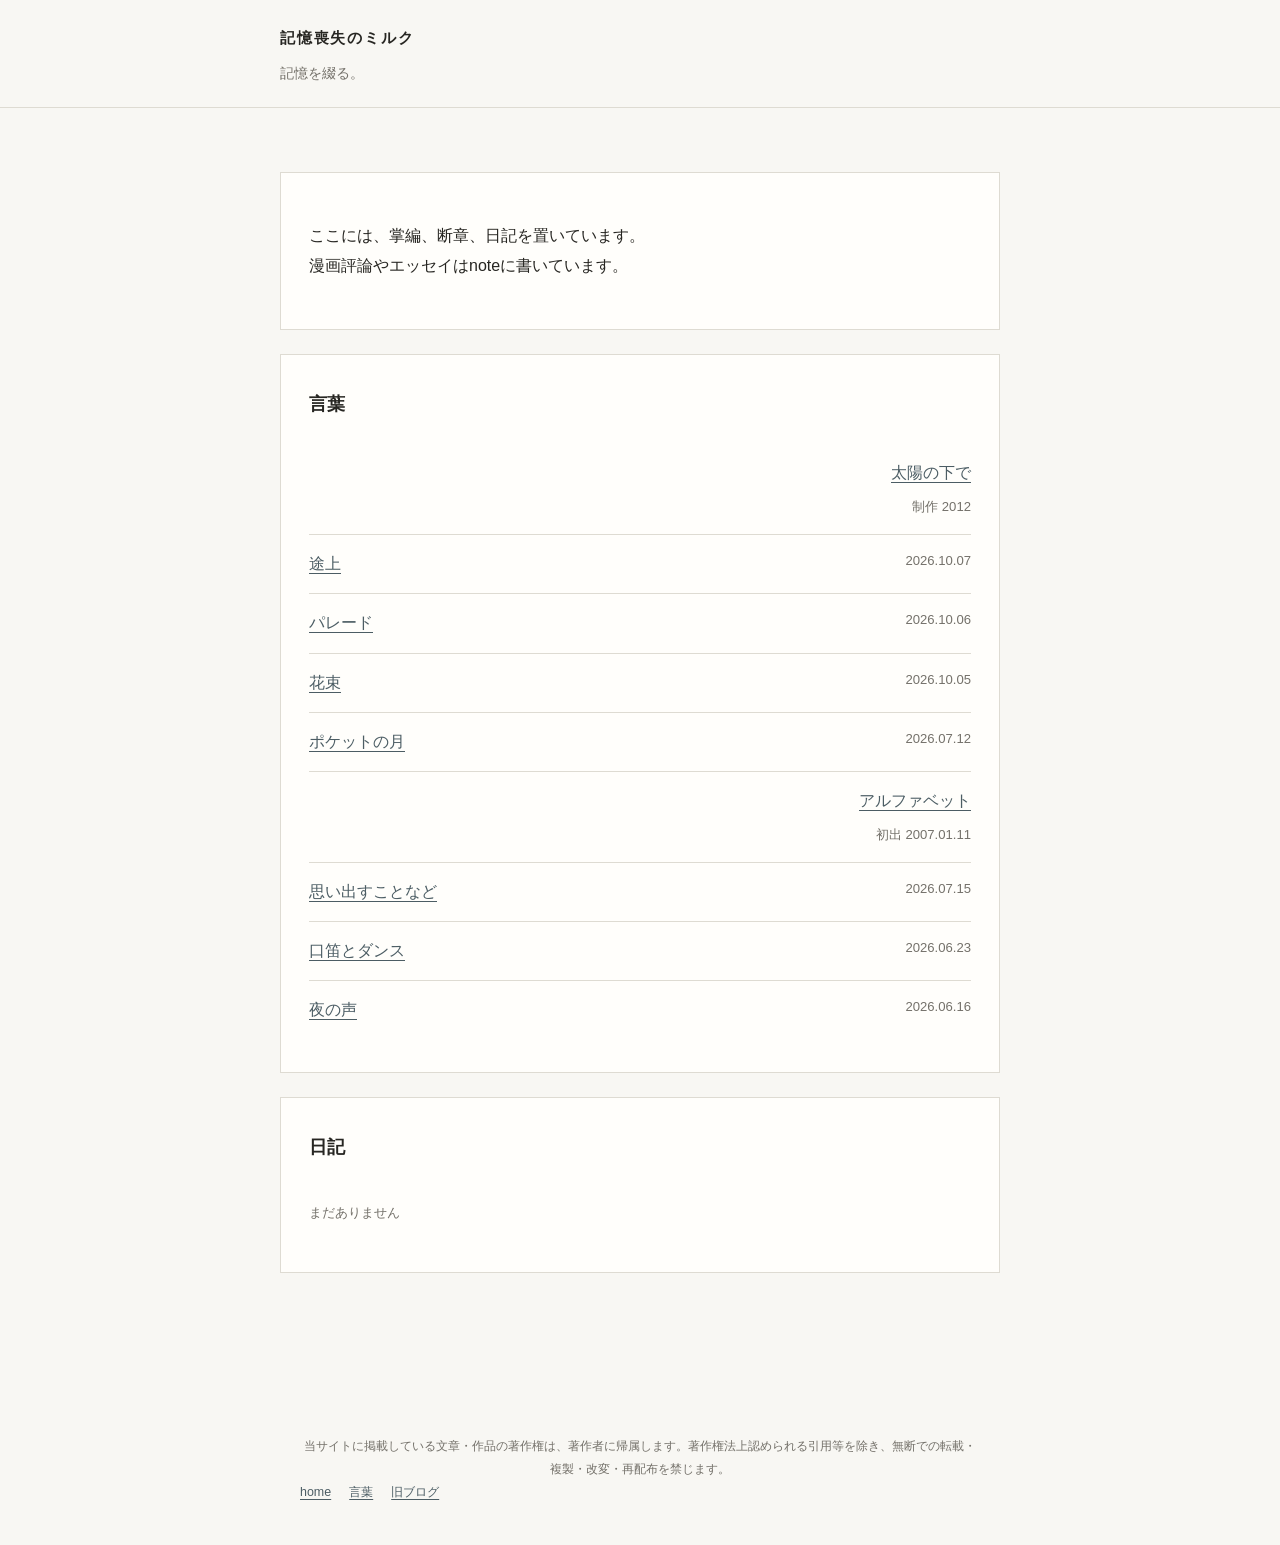
<file: index.html>
<!doctype html>

<html lang="ja">
<head>
  <meta charset="utf-8">
  <meta name="viewport" content="width=device-width, initial-scale=1">
  <title>記憶喪失のミルク</title>
  <meta name="description" content="記憶を綴る。掌編、断章、日記。">
  <link rel="stylesheet" href="assets/style.css">
</head>

<body>
  <header class="site-header">
    <h1><a href="index.html">記憶喪失のミルク</a></h1>
    <p>記憶を綴る。</p>
  </header>

  <main>
    <section class="intro">
      <p>
        ここには、掌編、断章、日記を置いています。<br>
        漫画評論やエッセイはnoteに書いています。
      </p>
    </section>

    <section id="words">
      <h2>言葉</h2>
      <ul class="post-list">
        <li class="old-work">
  <a href="words/underthesun.html">太陽の下で</a>
  <span class="first-published">制作 2012</span>
        </li>
        <li>
      <a href="words/tojo.html">途上</a>
      <span class="date">2026.10.07</span>
        </li>
        <li>
  <a href="words/parade.html">パレード</a>
  <span class="date">2026.10.06</span>
        </li>
        <li>
          <a href="words/hanataba.html">花束</a>
          <span class="date">2026.10.05</span>
        </li>
        <li>
          <a href="words/pocket-no-tsuki.html">ポケットの月</a>
          <span>2026.07.12</span>
        </li>

        <li class="old-work">
          <a href="words/alphabet.html">アルファベット</a>
          <span class="first-published">初出 2007.01.11</span>
        </li>

        <li>
          <a href="words/omoidasu-koto-nado.html">思い出すことなど</a>
          <span>2026.07.15</span>
        </li>

        <li>
          <a href="words/kuchibue-to-dance.html">口笛とダンス</a>
          <span>2026.06.23</span>
        </li>

        <li>
          <a href="words/yoru-no-koe.html">夜の声</a>
          <span>2026.06.16</span>
        </li>
      </ul>
    </section>

    <section>
      <h2>日記</h2>
      <ul class="post-list">
        <li>
          <span>まだありません</span>
        </li>
      </ul>
    </section>
  </main>

  <footer>
    <p class="copyright-notice">
      当サイトに掲載している文章・作品の著作権は、著作者に帰属します。著作権法上認められる引用等を除き、無断での転載・複製・改変・再配布を禁じます。
    </p>

    <nav>
      <a href="index.html">home</a>
      <a href="index.html#words">言葉</a>
      <a href="https://gugu911.seesaa.net/">旧ブログ</a>
    </nav>
  </footer>

</body>
</html>
</file>
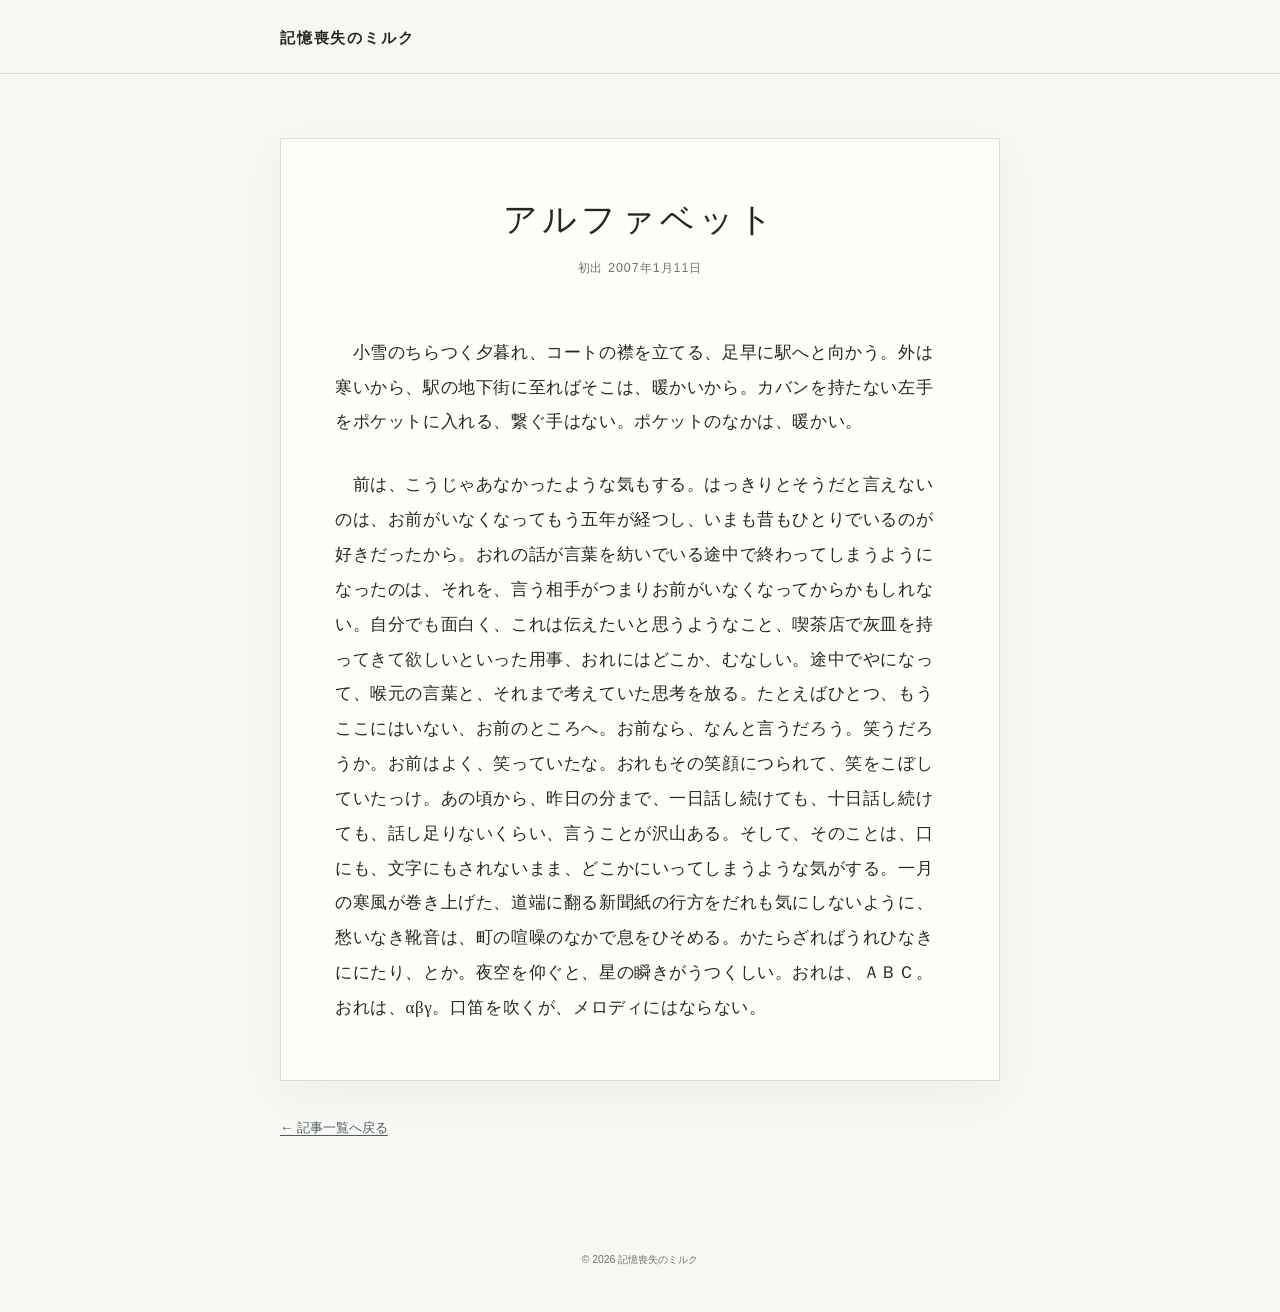
<file: words/alphabet.html>
<!doctype html>
<html lang="ja">

<head>
  <meta charset="utf-8">
  <meta name="viewport" content="width=device-width, initial-scale=1">

  <title>アルファベット｜記憶喪失のミルク</title>

  <meta
    name="description"
    content="小雪のちらつく夕暮れ、駅へ向かう男が、もういない相手へ語りかける散文。"
  >

  <link rel="stylesheet" href="../assets/style.css">
</head>

<body>

  <header class="site-header">
    <div class="site-header__inner">
      <p class="site-title">
        <a href="../index.html">記憶喪失のミルク</a>
      </p>
    </div>
  </header>

  <main>

    <article>

      <header class="article-header">
        <h1>アルファベット</h1>

        <p class="article-meta">
          <time datetime="2007-01-11">初出 2007年1月11日</time>
        </p>
      </header>

      <div class="article-body">

        <p>　小雪のちらつく夕暮れ、コートの襟を立てる、足早に駅へと向かう。外は寒いから、駅の地下街に至ればそこは、暖かいから。カバンを持たない左手をポケットに入れる、繋ぐ手はない。ポケットのなかは、暖かい。</p>

        <p>　前は、こうじゃあなかったような気もする。はっきりとそうだと言えないのは、お前がいなくなってもう五年が経つし、いまも昔もひとりでいるのが好きだったから。おれの話が言葉を紡いでいる途中で終わってしまうようになったのは、それを、言う相手がつまりお前がいなくなってからかもしれない。自分でも面白く、これは伝えたいと思うようなこと、喫茶店で灰皿を持ってきて欲しいといった用事、おれにはどこか、むなしい。途中でやになって、喉元の言葉と、それまで考えていた思考を放る。たとえばひとつ、もうここにはいない、お前のところへ。お前なら、なんと言うだろう。笑うだろうか。お前はよく、笑っていたな。おれもその笑顔につられて、笑をこぼしていたっけ。あの頃から、昨日の分まで、一日話し続けても、十日話し続けても、話し足りないくらい、言うことが沢山ある。そして、そのことは、口にも、文字にもされないまま、どこかにいってしまうような気がする。一月の寒風が巻き上げた、道端に翻る新聞紙の行方をだれも気にしないように、愁いなき靴音は、町の喧噪のなかで息をひそめる。かたらざればうれひなきににたり、とか。夜空を仰ぐと、星の瞬きがうつくしい。おれは、ＡＢＣ。おれは、αβγ。口笛を吹くが、メロディにはならない。</p>

      </div>

    </article>

    <nav class="article-nav" aria-label="ページナビゲーション">
      <a href="../index.html#words">← 記事一覧へ戻る</a>
    </nav>

  </main>

  <footer class="site-footer">
    <small>&copy; 2026 記憶喪失のミルク</small>
  </footer>

</body>
</html>
</file>
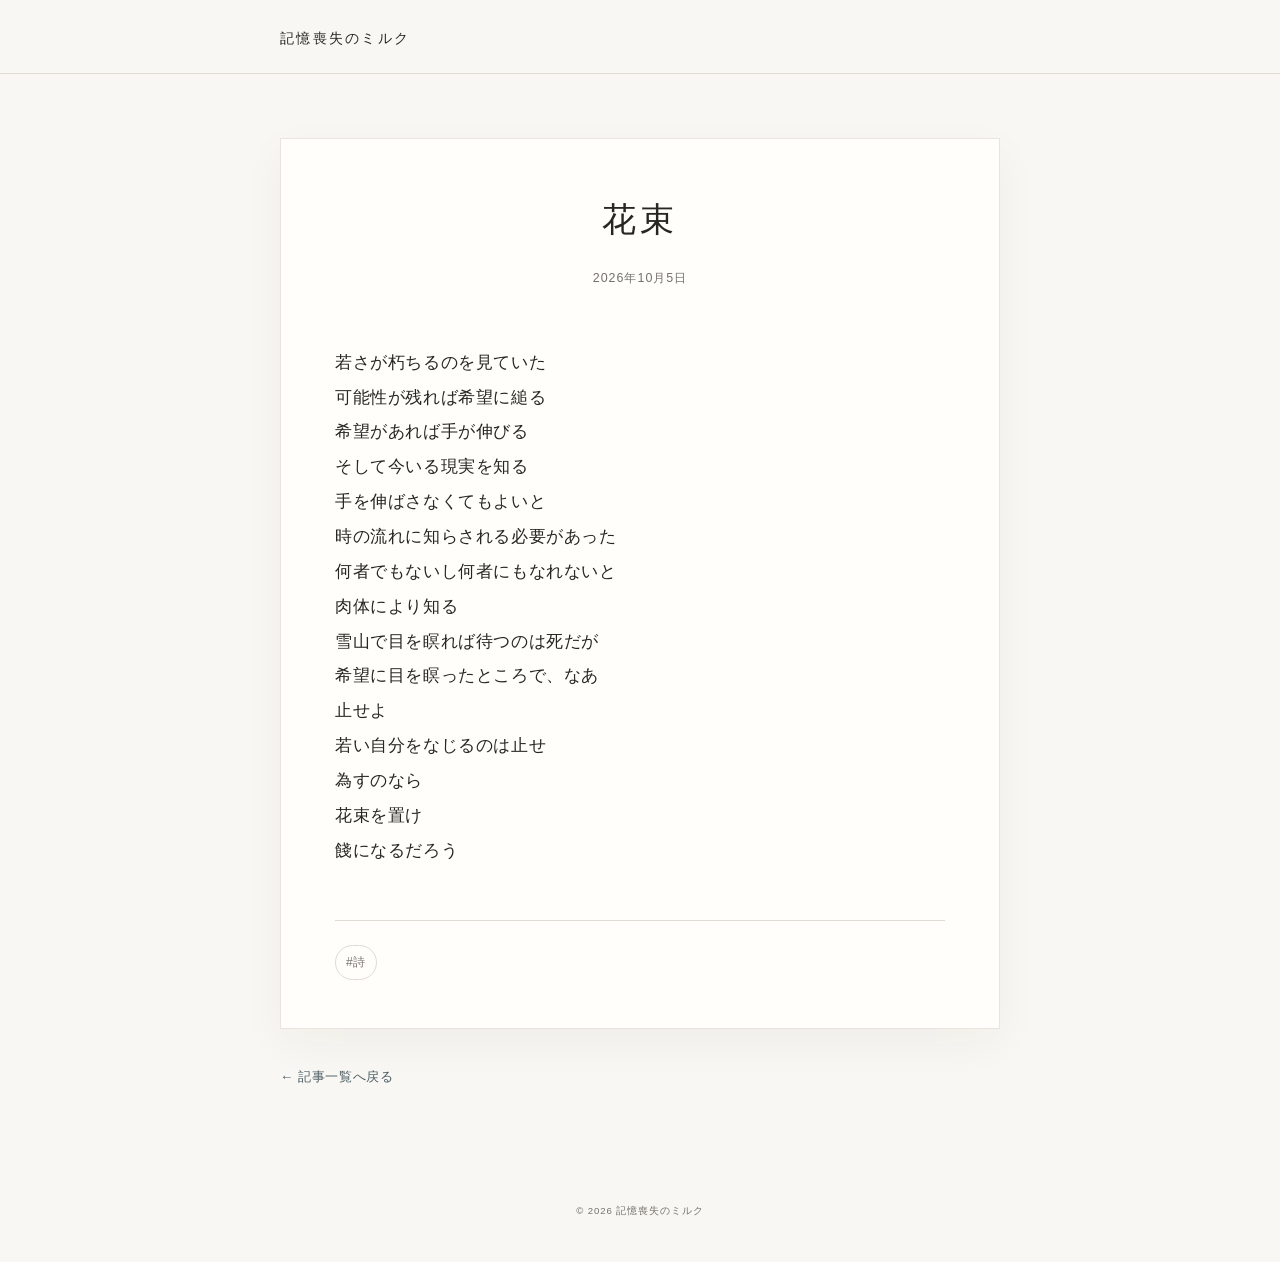
<file: words/hanataba.html>
<!DOCTYPE html>
<html lang="ja">
<head>
  <meta charset="UTF-8">
  <meta name="viewport" content="width=device-width, initial-scale=1.0">

  <title>花束｜記憶喪失のミルク</title>

  <meta
    name="description"
    content="若さと可能性が朽ちていくこと、そして過去の自分へ花束を置くことについての詩。"
  >
  <meta name="author" content="南雲">
  <meta name="keywords" content="詩,若さ,希望,時間,花束">

  <link
    rel="canonical"
    href="https://kioku-milk.github.io/kioku-milk/words/hanataba.html"
  >

  <meta property="og:type" content="article">
  <meta property="og:title" content="花束">
  <meta
    property="og:description"
    content="若さ、希望、時間についての詩。"
  >
  <meta
    property="og:url"
    content="https://kioku-milk.github.io/kioku-milk/words/hanataba.html"
  >
  <meta property="og:site_name" content="記憶喪失のミルク">
  <meta name="twitter:card" content="summary">

  <style>
    :root {
      --background: #f8f7f3;
      --paper: #fffefb;
      --text: #272622;
      --subtext: #74716a;
      --line: #dedbd2;
      --link: #4c5d64;
      --max-width: 720px;
    }

    * {
      box-sizing: border-box;
    }

    html {
      scroll-behavior: smooth;
    }

    body {
      margin: 0;
      background: var(--background);
      color: var(--text);
      font-family:
        "Yu Mincho",
        "YuMincho",
        "Hiragino Mincho ProN",
        "Hiragino Mincho Pro",
        "Noto Serif JP",
        serif;
      font-size: 17px;
      line-height: 2.05;
      letter-spacing: 0.035em;
      overflow-wrap: break-word;
    }

    a {
      color: var(--link);
      text-decoration-thickness: 1px;
      text-underline-offset: 0.22em;
    }

    a:hover {
      text-decoration-thickness: 2px;
    }

    .site-header {
      padding: 24px 20px 20px;
      border-bottom: 1px solid var(--line);
    }

    .site-header__inner {
      max-width: var(--max-width);
      margin: 0 auto;
    }

    .site-title {
      margin: 0;
      font-family:
        "Yu Gothic",
        "YuGothic",
        "Hiragino Kaku Gothic ProN",
        sans-serif;
      font-size: 0.88rem;
      font-weight: 500;
      letter-spacing: 0.16em;
    }

    .site-title a {
      color: inherit;
      text-decoration: none;
    }

    main {
      padding: 64px 20px 80px;
    }

    article {
      max-width: var(--max-width);
      margin: 0 auto;
      padding: 54px 54px 48px;
      background: var(--paper);
      border: 1px solid rgba(222, 219, 210, 0.7);
      box-shadow: 0 14px 42px rgba(40, 38, 32, 0.045);
    }

    .article-header {
      margin-bottom: 54px;
      text-align: center;
    }

    h1 {
      margin: 0;
      font-size: clamp(1.65rem, 5vw, 2.15rem);
      font-weight: 500;
      line-height: 1.55;
      letter-spacing: 0.12em;
    }

    .article-meta {
      margin-top: 20px;
      color: var(--subtext);
      font-family:
        "Yu Gothic",
        "YuGothic",
        "Hiragino Kaku Gothic ProN",
        sans-serif;
      font-size: 0.78rem;
      letter-spacing: 0.08em;
    }

    .article-body p {
      margin: 0 0 1.65em;
    }

    .article-body p:last-child {
      margin-bottom: 0;
    }

    .tags {
      display: flex;
      flex-wrap: wrap;
      gap: 8px;
      margin-top: 52px;
      padding-top: 24px;
      border-top: 1px solid var(--line);
      font-family:
        "Yu Gothic",
        "YuGothic",
        "Hiragino Kaku Gothic ProN",
        sans-serif;
      font-size: 0.76rem;
    }

    .tag {
      padding: 4px 10px;
      border: 1px solid var(--line);
      border-radius: 999px;
      color: var(--subtext);
      text-decoration: none;
    }

    .tag:hover {
      color: var(--text);
      border-color: #aaa69b;
    }

    .article-nav {
      max-width: var(--max-width);
      margin: 34px auto 0;
      font-family:
        "Yu Gothic",
        "YuGothic",
        "Hiragino Kaku Gothic ProN",
        sans-serif;
      font-size: 0.83rem;
    }

    .article-nav a {
      text-decoration: none;
    }

    .site-footer {
      padding: 28px 20px 40px;
      color: var(--subtext);
      text-align: center;
      font-family:
        "Yu Gothic",
        "YuGothic",
        "Hiragino Kaku Gothic ProN",
        sans-serif;
      font-size: 0.72rem;
      letter-spacing: 0.08em;
    }

    @media (max-width: 640px) {
      body {
        font-size: 16px;
        line-height: 2;
      }

      main {
        padding: 28px 12px 56px;
      }

      article {
        padding: 42px 22px 38px;
        box-shadow: none;
      }

      .article-header {
        margin-bottom: 42px;
      }
    }
  </style>
</head>

<body>
  <header class="site-header">
    <div class="site-header__inner">
      <p class="site-title">
        <a href="../index.html">記憶喪失のミルク</a>
      </p>
    </div>
  </header>

  <main>
    <article>
      <header class="article-header">
        <h1>花束</h1>

        <p class="article-meta">
          <time datetime="2026-10-05">2026年10月5日</time>
        </p>
      </header>

      <div class="article-body">
        <p>
          若さが朽ちるのを見ていた<br>
          可能性が残れば希望に縋る<br>
          希望があれば手が伸びる<br>
          そして今いる現実を知る<br>
          手を伸ばさなくてもよいと<br>
          時の流れに知らされる必要があった<br>
          何者でもないし何者にもなれないと<br>
          肉体により知る<br>
          雪山で目を瞑れば待つのは死だが<br>
          希望に目を瞑ったところで、なあ<br>
          止せよ<br>
          若い自分をなじるのは止せ<br>
          為すのなら<br>
          花束を置け<br>
          餞になるだろう
        </p>
      </div>

      <footer class="tags" aria-label="記事のタグ">
        <span class="tag">#詩</span>
      </footer>
    </article>

    <nav class="article-nav" aria-label="ページナビゲーション">
      <a href="../index.html#words">← 記事一覧へ戻る</a>
    </nav>
  </main>

  <footer class="site-footer">
    <small>&copy; 2026 記憶喪失のミルク</small>
  </footer>
</body>
</html>
</file>
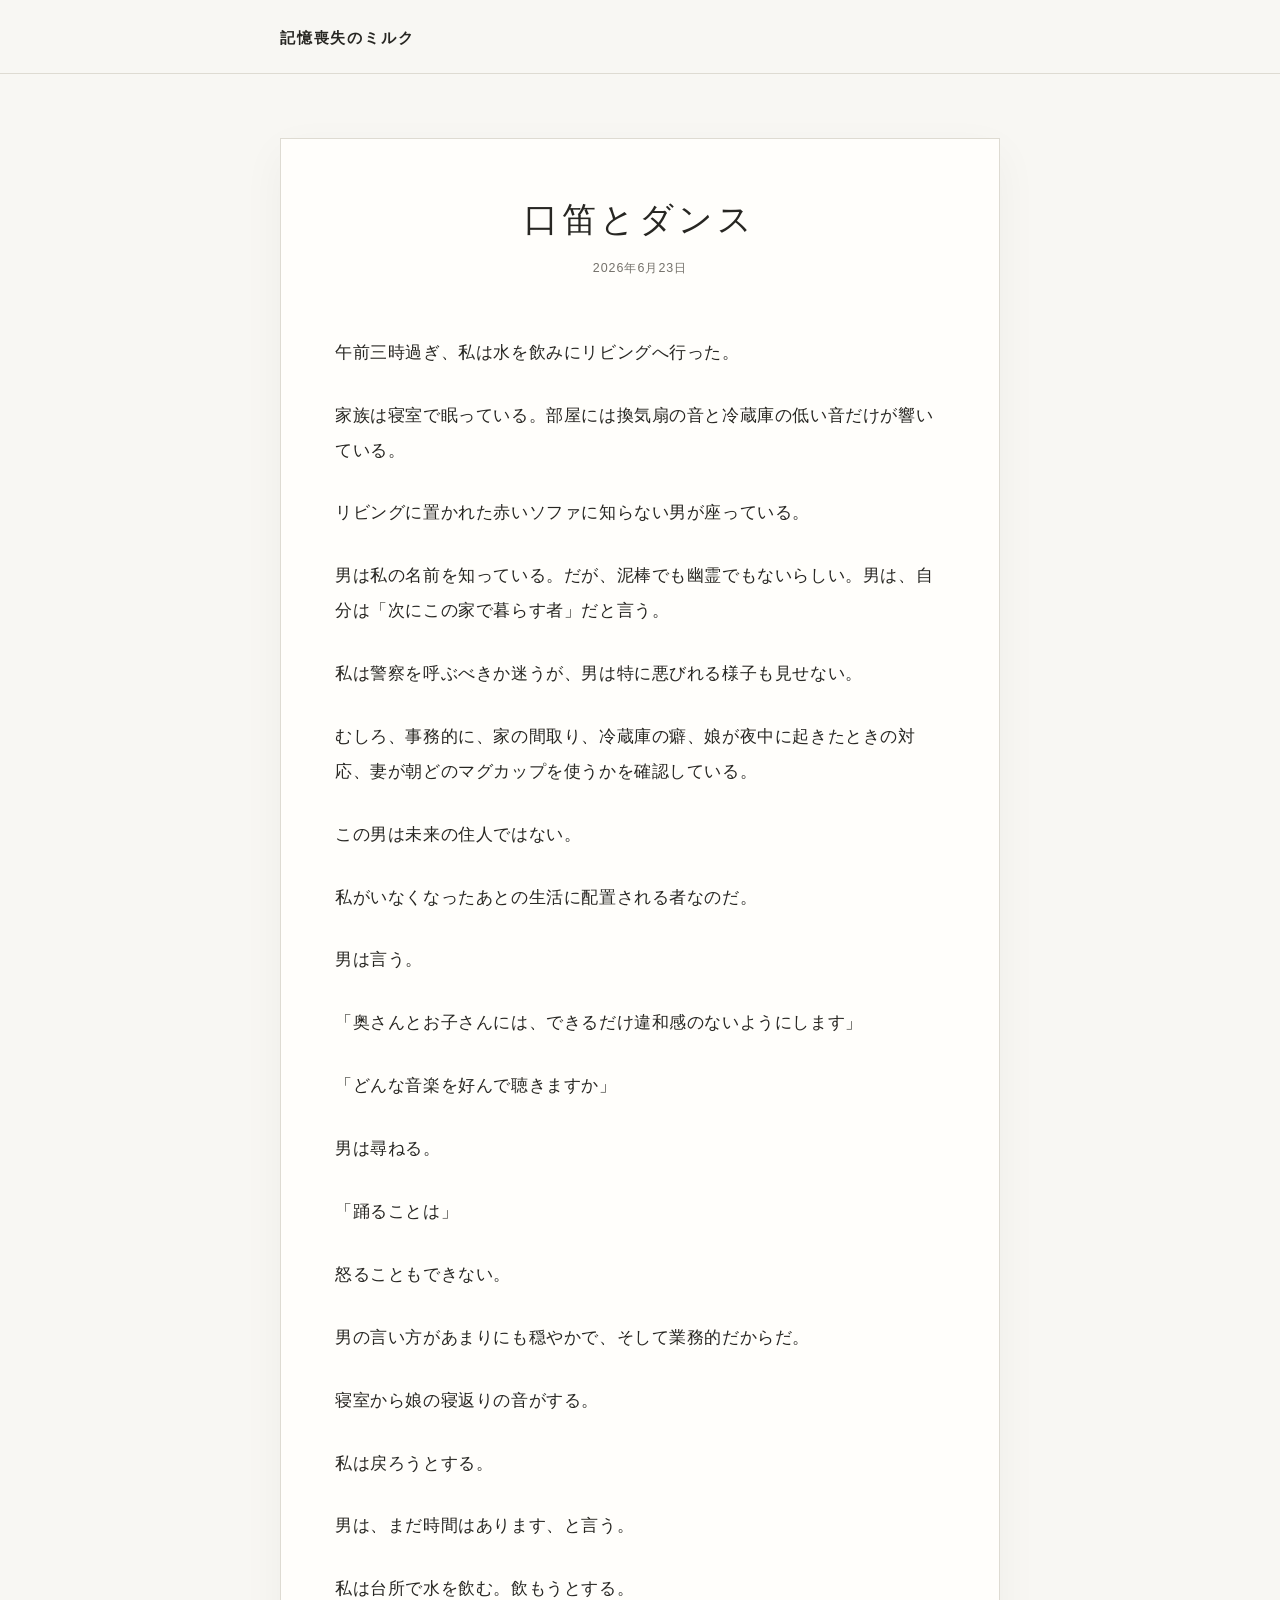
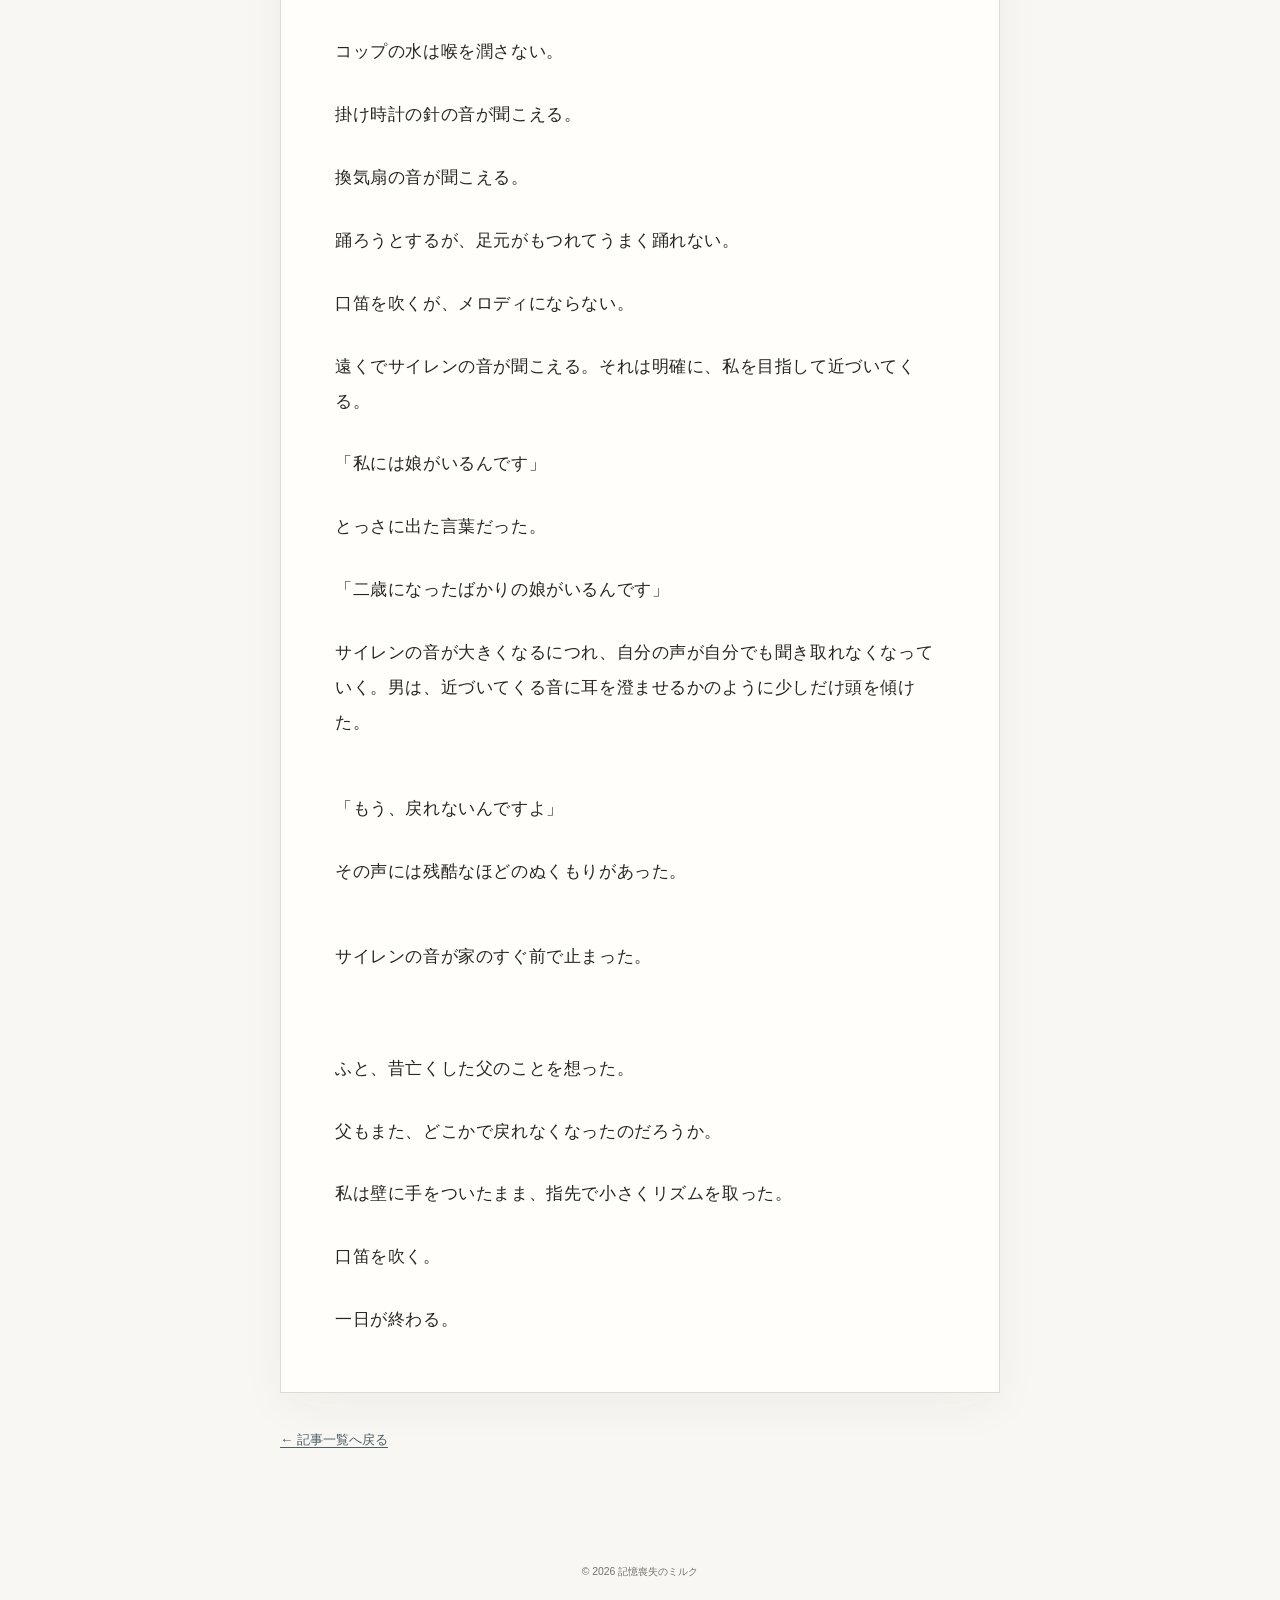
<file: words/kuchibue-to-dance.html>
<!doctype html>
<html lang="ja">

<head>
  <meta charset="utf-8">
  <meta name="viewport" content="width=device-width, initial-scale=1">

  <title>口笛とダンス｜記憶喪失のミルク</title>
  <meta name="description" content="掌編『口笛とダンス』">

  <link rel="stylesheet" href="../assets/style.css">
</head>

<body>

  <header class="site-header">
    <div class="site-header__inner">
      <p class="site-title">
        <a href="../index.html">記憶喪失のミルク</a>
      </p>
    </div>
  </header>

  <main>

    <article>

      <header class="article-header">
        <h1>口笛とダンス</h1>

        <p class="article-meta">
          <time datetime="2026-06-23">2026年6月23日</time>
        </p>
      </header>

      <div class="article-body">

        <p>午前三時過ぎ、私は水を飲みにリビングへ行った。</p>

        <p>家族は寝室で眠っている。部屋には換気扇の音と冷蔵庫の低い音だけが響いている。</p>

        <p>リビングに置かれた赤いソファに知らない男が座っている。</p>

        <p>男は私の名前を知っている。だが、泥棒でも幽霊でもないらしい。男は、自分は「次にこの家で暮らす者」だと言う。</p>

        <p>私は警察を呼ぶべきか迷うが、男は特に悪びれる様子も見せない。</p>

        <p>むしろ、事務的に、家の間取り、冷蔵庫の癖、娘が夜中に起きたときの対応、妻が朝どのマグカップを使うかを確認している。</p>

        <p>この男は未来の住人ではない。</p>

        <p>私がいなくなったあとの生活に配置される者なのだ。</p>

        <p>男は言う。</p>

        <p>「奥さんとお子さんには、できるだけ違和感のないようにします」</p>

        <p>「どんな音楽を好んで聴きますか」</p>

        <p>男は尋ねる。</p>

        <p>「踊ることは」</p>

        <p>怒ることもできない。</p>

        <p>男の言い方があまりにも穏やかで、そして業務的だからだ。</p>

        <p>寝室から娘の寝返りの音がする。</p>

        <p>私は戻ろうとする。</p>

        <p>男は、まだ時間はあります、と言う。</p>

        <p>私は台所で水を飲む。飲もうとする。</p>

        <p>コップの水は喉を潤さない。</p>

        <p>掛け時計の針の音が聞こえる。</p>

        <p>換気扇の音が聞こえる。</p>

        <p>踊ろうとするが、足元がもつれてうまく踊れない。</p>

        <p>口笛を吹くが、メロディにならない。</p>

        <p>遠くでサイレンの音が聞こえる。それは明確に、私を目指して近づいてくる。</p>

        <p>「私には娘がいるんです」</p>

        <p>とっさに出た言葉だった。</p>

        <p>「二歳になったばかりの娘がいるんです」</p>

        <p>サイレンの音が大きくなるにつれ、自分の声が自分でも聞き取れなくなっていく。男は、近づいてくる音に耳を澄ませるかのように少しだけ頭を傾けた。</p>

        <p class="pause">「もう、戻れないんですよ」</p>

        <p>その声には残酷なほどのぬくもりがあった。</p>

        <p class="pause">サイレンの音が家のすぐ前で止まった。</p>

        <p class="scene">ふと、昔亡くした父のことを想った。</p>

        <p>父もまた、どこかで戻れなくなったのだろうか。</p>

        <p>私は壁に手をついたまま、指先で小さくリズムを取った。</p>

        <p>口笛を吹く。</p>

        <p>一日が終わる。</p>

      </div>

    </article>

    <nav class="article-nav" aria-label="ページナビゲーション">
      <a href="../index.html#words">← 記事一覧へ戻る</a>
    </nav>

  </main>

  <footer class="site-footer">
    <small>&copy; 2026 記憶喪失のミルク</small>
  </footer>

</body>
</html>
</file>
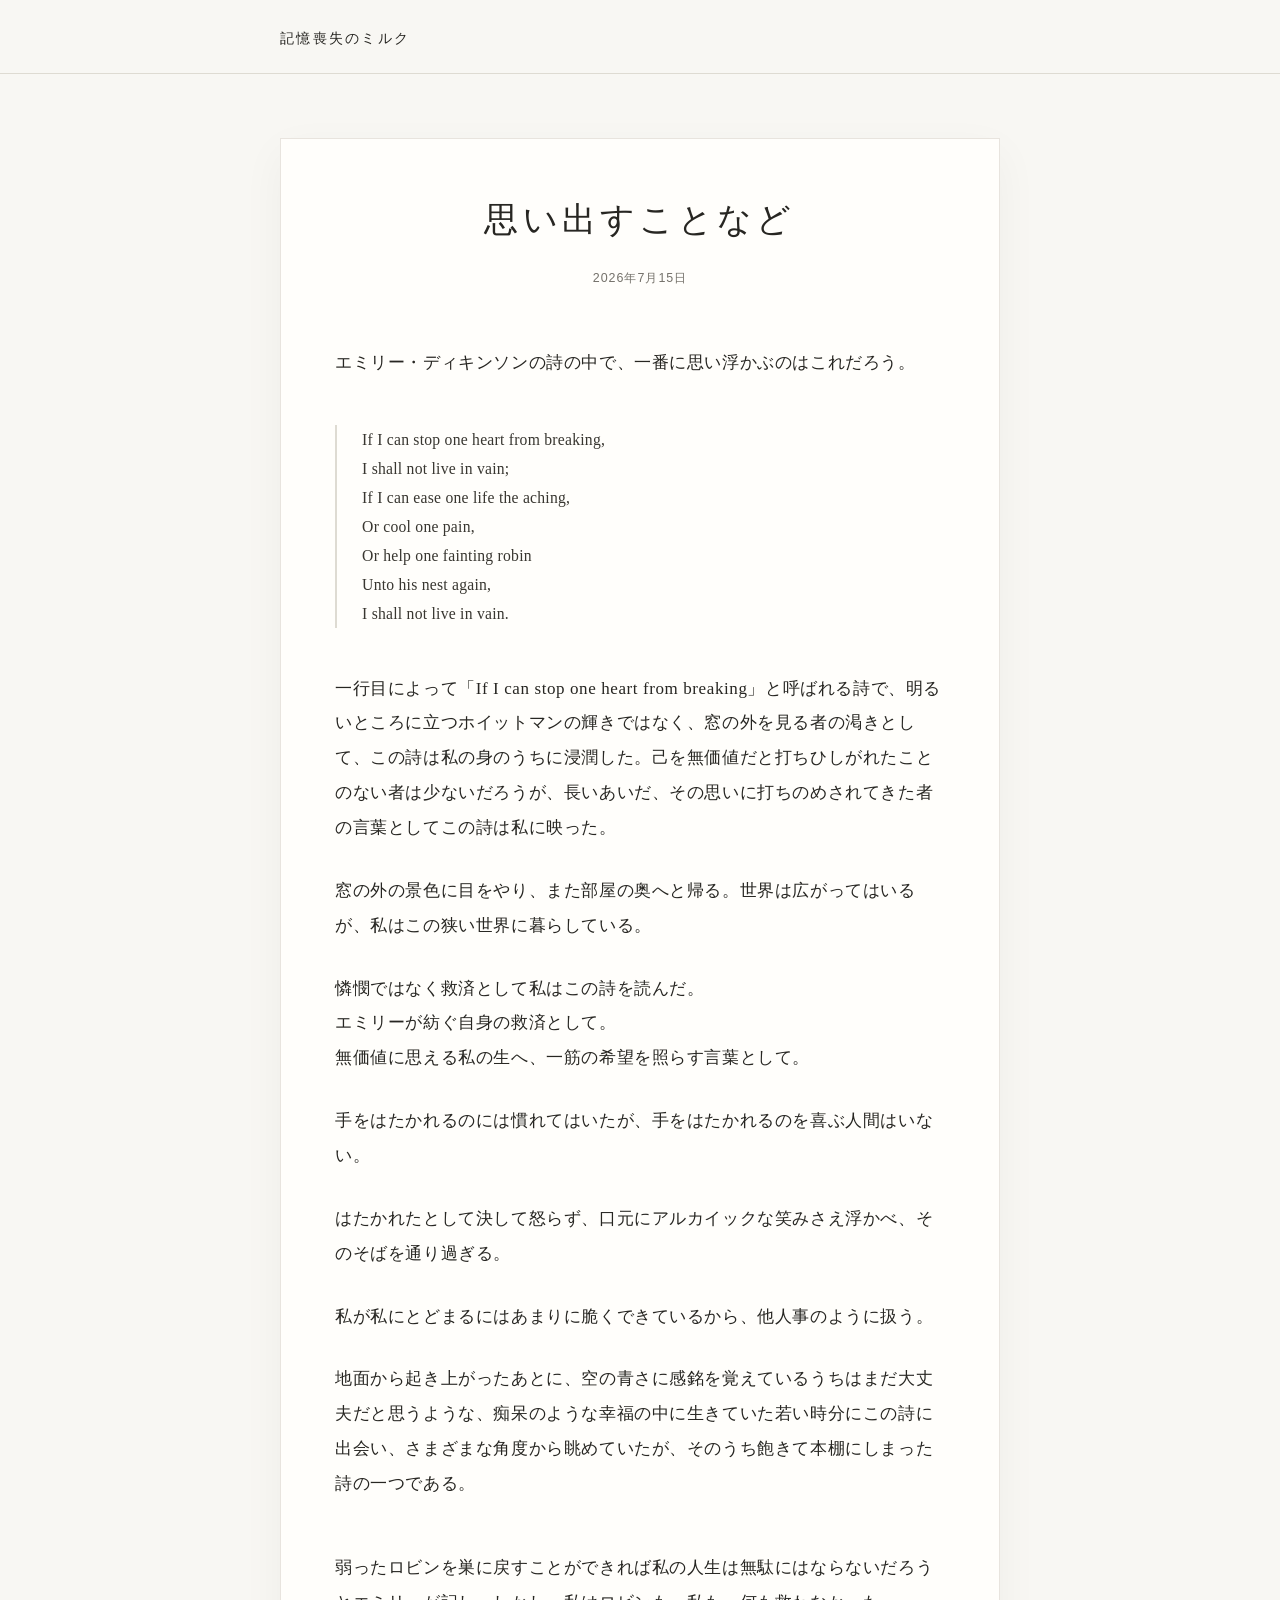
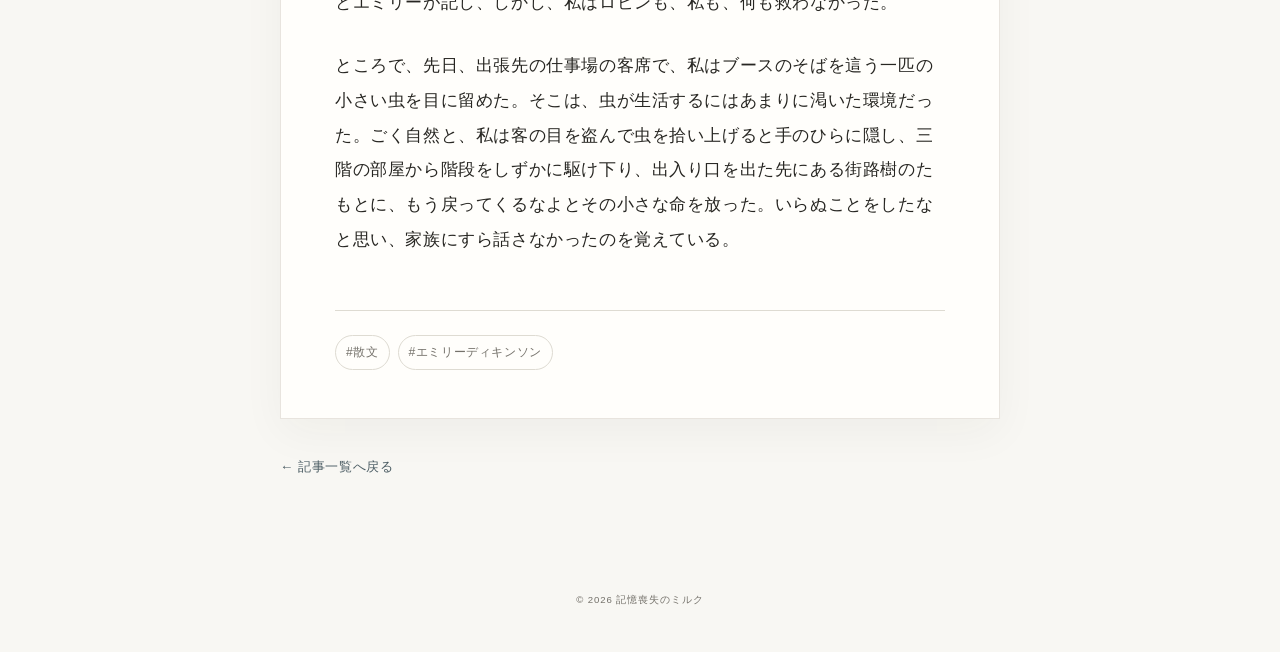
<file: words/omoidasu-koto-nado.html>
<!DOCTYPE html>
<html lang="ja">
<head>
  <meta charset="UTF-8">
  <meta name="viewport" content="width=device-width, initial-scale=1.0">

  <title>思い出すことなど｜記憶喪失のミルク</title>

  <meta
    name="description"
    content="エミリー・ディキンソンの詩と、若い頃の記憶、出張先で見つけた小さな虫についての散文。"
  >
  <meta name="author" content="南雲">
  <meta name="keywords" content="散文,エミリー・ディキンソン,文学,随筆">

  <link
    rel="canonical"
    href="https://kioku-milk.github.io/kioku-milk/words/omoidasu-koto-nado.html"
  >

  <meta property="og:type" content="article">
  <meta property="og:title" content="思い出すことなど">
  <meta
    property="og:description"
    content="エミリー・ディキンソンの詩と、若い頃の記憶、出張先で見つけた小さな虫についての散文。"
  >
  <meta
    property="og:url"
    content="https://kioku-milk.github.io/kioku-milk/words/omoidasu-koto-nado.html"
  >
  <meta property="og:site_name" content="記憶喪失のミルク">
  <meta name="twitter:card" content="summary">

  <style>
    :root {
      --background: #f8f7f3;
      --paper: #fffefb;
      --text: #272622;
      --subtext: #74716a;
      --line: #dedbd2;
      --link: #4c5d64;
      --max-width: 720px;
    }

    * {
      box-sizing: border-box;
    }

    html {
      scroll-behavior: smooth;
    }

    body {
      margin: 0;
      background: var(--background);
      color: var(--text);
      font-family:
        "Yu Mincho",
        "YuMincho",
        "Hiragino Mincho ProN",
        "Hiragino Mincho Pro",
        "Noto Serif JP",
        serif;
      font-size: 17px;
      line-height: 2.05;
      letter-spacing: 0.035em;
      overflow-wrap: break-word;
    }

    a {
      color: var(--link);
      text-decoration-thickness: 1px;
      text-underline-offset: 0.22em;
    }

    a:hover {
      text-decoration-thickness: 2px;
    }

    .site-header {
      padding: 24px 20px 20px;
      border-bottom: 1px solid var(--line);
    }

    .site-header__inner {
      max-width: var(--max-width);
      margin: 0 auto;
    }

    .site-title {
      margin: 0;
      font-family:
        "Yu Gothic",
        "YuGothic",
        "Hiragino Kaku Gothic ProN",
        sans-serif;
      font-size: 0.88rem;
      font-weight: 500;
      letter-spacing: 0.16em;
    }

    .site-title a {
      color: inherit;
      text-decoration: none;
    }

    main {
      padding: 64px 20px 80px;
    }

    article {
      max-width: var(--max-width);
      margin: 0 auto;
      padding: 54px 54px 48px;
      background: var(--paper);
      border: 1px solid rgba(222, 219, 210, 0.7);
      box-shadow: 0 14px 42px rgba(40, 38, 32, 0.045);
    }

    .article-header {
      margin-bottom: 54px;
      text-align: center;
    }

    h1 {
      margin: 0;
      font-size: clamp(1.65rem, 5vw, 2.15rem);
      font-weight: 500;
      line-height: 1.55;
      letter-spacing: 0.12em;
    }

    .article-meta {
      margin-top: 20px;
      color: var(--subtext);
      font-family:
        "Yu Gothic",
        "YuGothic",
        "Hiragino Kaku Gothic ProN",
        sans-serif;
      font-size: 0.78rem;
      letter-spacing: 0.08em;
    }

    .article-body p {
      margin: 0 0 1.65em;
    }

    .article-body p:last-child {
      margin-bottom: 0;
    }

    .poem {
      margin: 2.8em auto;
      padding: 0 0 0 1.6em;
      border-left: 2px solid var(--line);
      color: #383630;
      font-family:
        Georgia,
        "Times New Roman",
        serif;
      font-size: 0.98rem;
      line-height: 1.85;
      letter-spacing: 0.015em;
    }

    .poem p {
      margin: 0;
    }

    .break {
      display: block;
      height: 1.25em;
    }

    .tags {
      display: flex;
      flex-wrap: wrap;
      gap: 8px;
      margin-top: 52px;
      padding-top: 24px;
      border-top: 1px solid var(--line);
      font-family:
        "Yu Gothic",
        "YuGothic",
        "Hiragino Kaku Gothic ProN",
        sans-serif;
      font-size: 0.76rem;
    }

    .tag {
      padding: 4px 10px;
      border: 1px solid var(--line);
      border-radius: 999px;
      color: var(--subtext);
      text-decoration: none;
    }

    .tag:hover {
      color: var(--text);
      border-color: #aaa69b;
    }

    .article-nav {
      max-width: var(--max-width);
      margin: 34px auto 0;
      font-family:
        "Yu Gothic",
        "YuGothic",
        "Hiragino Kaku Gothic ProN",
        sans-serif;
      font-size: 0.83rem;
    }

    .article-nav a {
      text-decoration: none;
    }

    .site-footer {
      padding: 28px 20px 40px;
      color: var(--subtext);
      text-align: center;
      font-family:
        "Yu Gothic",
        "YuGothic",
        "Hiragino Kaku Gothic ProN",
        sans-serif;
      font-size: 0.72rem;
      letter-spacing: 0.08em;
    }

    @media (max-width: 640px) {
      body {
        font-size: 16px;
        line-height: 2;
      }

      main {
        padding: 28px 12px 56px;
      }

      article {
        padding: 42px 22px 38px;
        box-shadow: none;
      }

      .article-header {
        margin-bottom: 42px;
      }

      .poem {
        margin: 2.4em 0;
        padding-left: 1em;
        font-size: 0.92rem;
        overflow-x: auto;
      }
    }
  </style>
</head>

<body>
  <header class="site-header">
    <div class="site-header__inner">
      <p class="site-title">
        <a href="../index.html">記憶喪失のミルク</a>
      </p>
    </div>
  </header>

  <main>
    <article>
      <header class="article-header">
        <h1>思い出すことなど</h1>

        <p class="article-meta">
          <time datetime="2026-07-15">2026年7月15日</time>
        </p>
      </header>

      <div class="article-body">
        <p>
          エミリー・ディキンソンの詩の中で、一番に思い浮かぶのはこれだろう。
        </p>

        <blockquote class="poem" lang="en">
          <p>
            If I can stop one heart from breaking,<br>
            I shall not live in vain;<br>
            If I can ease one life the aching,<br>
            Or cool one pain,<br>
            Or help one fainting robin<br>
            Unto his nest again,<br>
            I shall not live in vain.
          </p>
        </blockquote>

        <p>
          一行目によって「If I can stop one heart from breaking」と呼ばれる詩で、明るいところに立つホイットマンの輝きではなく、窓の外を見る者の渇きとして、この詩は私の身のうちに浸潤した。己を無価値だと打ちひしがれたことのない者は少ないだろうが、長いあいだ、その思いに打ちのめされてきた者の言葉としてこの詩は私に映った。
        </p>

        <p>
          窓の外の景色に目をやり、また部屋の奥へと帰る。世界は広がってはいるが、私はこの狭い世界に暮らしている。
        </p>

        <p>
          憐憫ではなく救済として私はこの詩を読んだ。<br>
          エミリーが紡ぐ自身の救済として。<br>
          無価値に思える私の生へ、一筋の希望を照らす言葉として。
        </p>

        <p>
          手をはたかれるのには慣れてはいたが、手をはたかれるのを喜ぶ人間はいない。
        </p>

        <p>
          はたかれたとして決して怒らず、口元にアルカイックな笑みさえ浮かべ、そのそばを通り過ぎる。
        </p>

        <p>
          私が私にとどまるにはあまりに脆くできているから、他人事のように扱う。
        </p>

        <p>
          地面から起き上がったあとに、空の青さに感銘を覚えているうちはまだ大丈夫だと思うような、痴呆のような幸福の中に生きていた若い時分にこの詩に出会い、さまざまな角度から眺めていたが、そのうち飽きて本棚にしまった詩の一つである。
        </p>

        <span class="break" aria-hidden="true"></span>

        <p>
          弱ったロビンを巣に戻すことができれば私の人生は無駄にはならないだろうとエミリーが記し、しかし、私はロビンも、私も、何も救わなかった。
        </p>

        <p>
          ところで、先日、出張先の仕事場の客席で、私はブースのそばを這う一匹の小さい虫を目に留めた。そこは、虫が生活するにはあまりに渇いた環境だった。ごく自然と、私は客の目を盗んで虫を拾い上げると手のひらに隠し、三階の部屋から階段をしずかに駆け下り、出入り口を出た先にある街路樹のたもとに、もう戻ってくるなよとその小さな命を放った。いらぬことをしたなと思い、家族にすら話さなかったのを覚えている。
        </p>
      </div>

      <footer class="tags" aria-label="記事のタグ">
        <span class="tag">#散文</span>
        <span class="tag">#エミリーディキンソン</span>
      </footer>
    </article>

    <nav class="article-nav" aria-label="ページナビゲーション">
      <a href="../index.html#words">← 記事一覧へ戻る</a>
    </nav>
  </main>

  <footer class="site-footer">
    <small>&copy; 2026 記憶喪失のミルク</small>
  </footer>
</body>
</html>
</file>
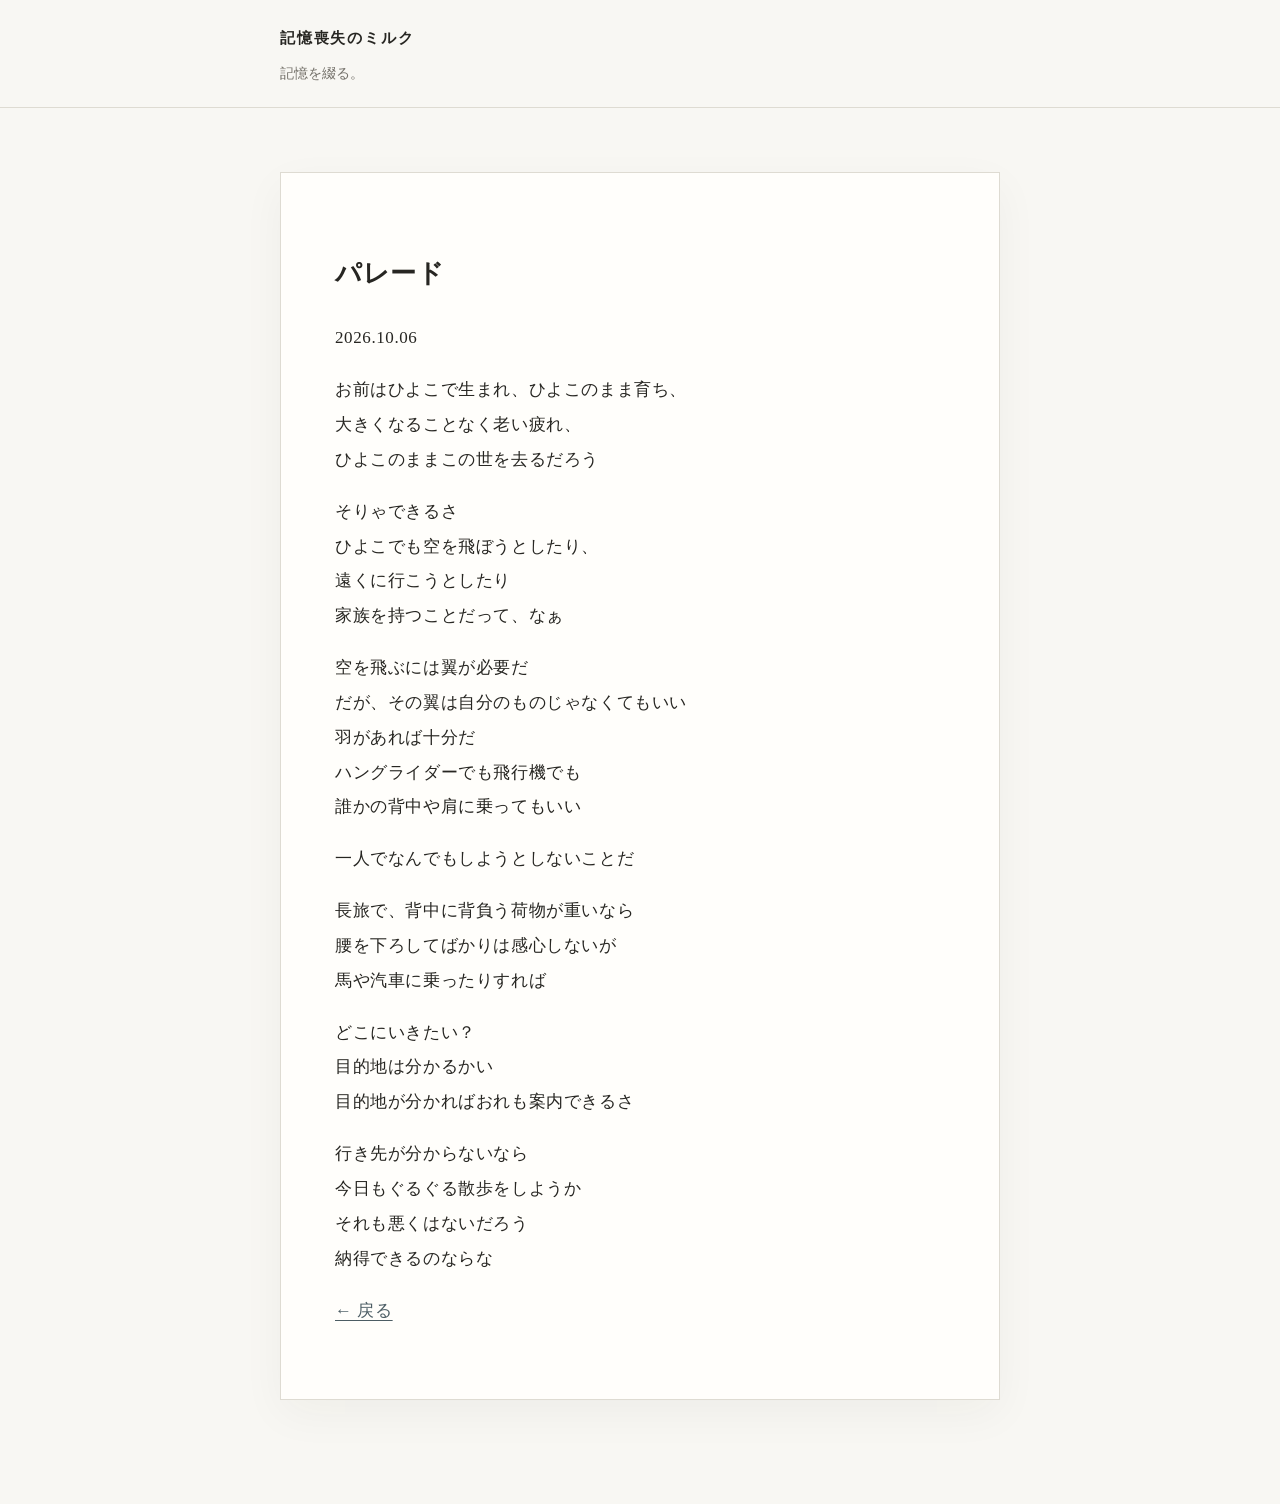
<file: words/parade.html>
<!doctype html>
<html lang="ja">
<head>
  <meta charset="utf-8">
  <meta name="viewport" content="width=device-width, initial-scale=1">
  <title>パレード｜記憶喪失のミルク</title>
  <meta name="description" content="パレード。">
  <link rel="stylesheet" href="../assets/style.css">
</head>

<body>
  <header class="site-header">
    <h1><a href="../index.html">記憶喪失のミルク</a></h1>
    <p>記憶を綴る。</p>
  </header>

  <main>
    <article class="post">
      <h2>パレード</h2>

      <p class="post-date">2026.10.06</p>

      <div class="post-body">
        <p>
          お前はひよこで生まれ、ひよこのまま育ち、<br>
          大きくなることなく老い疲れ、<br>
          ひよこのままこの世を去るだろう
        </p>

        <p>
          そりゃできるさ<br>
          ひよこでも空を飛ぼうとしたり、<br>
          遠くに行こうとしたり<br>
          家族を持つことだって、なぁ
        </p>

        <p>
          空を飛ぶには翼が必要だ<br>
          だが、その翼は自分のものじゃなくてもいい<br>
          羽があれば十分だ<br>
          ハングライダーでも飛行機でも<br>
          誰かの背中や肩に乗ってもいい
        </p>

        <p>
          一人でなんでもしようとしないことだ
        </p>

        <p>
          長旅で、背中に背負う荷物が重いなら<br>
          腰を下ろしてばかりは感心しないが<br>
          馬や汽車に乗ったりすれば
        </p>

        <p>
          どこにいきたい？<br>
          目的地は分かるかい<br>
          目的地が分かればおれも案内できるさ
        </p>

        <p>
          行き先が分からないなら<br>
          今日もぐるぐる散歩をしようか<br>
          それも悪くはないだろう<br>
          納得できるのならな
        </p>
      </div>

      <p class="back-link">
        <a href="../index.html">← 戻る</a>
      </p>
    </article>
  </main>
</body>
</html>
</file>
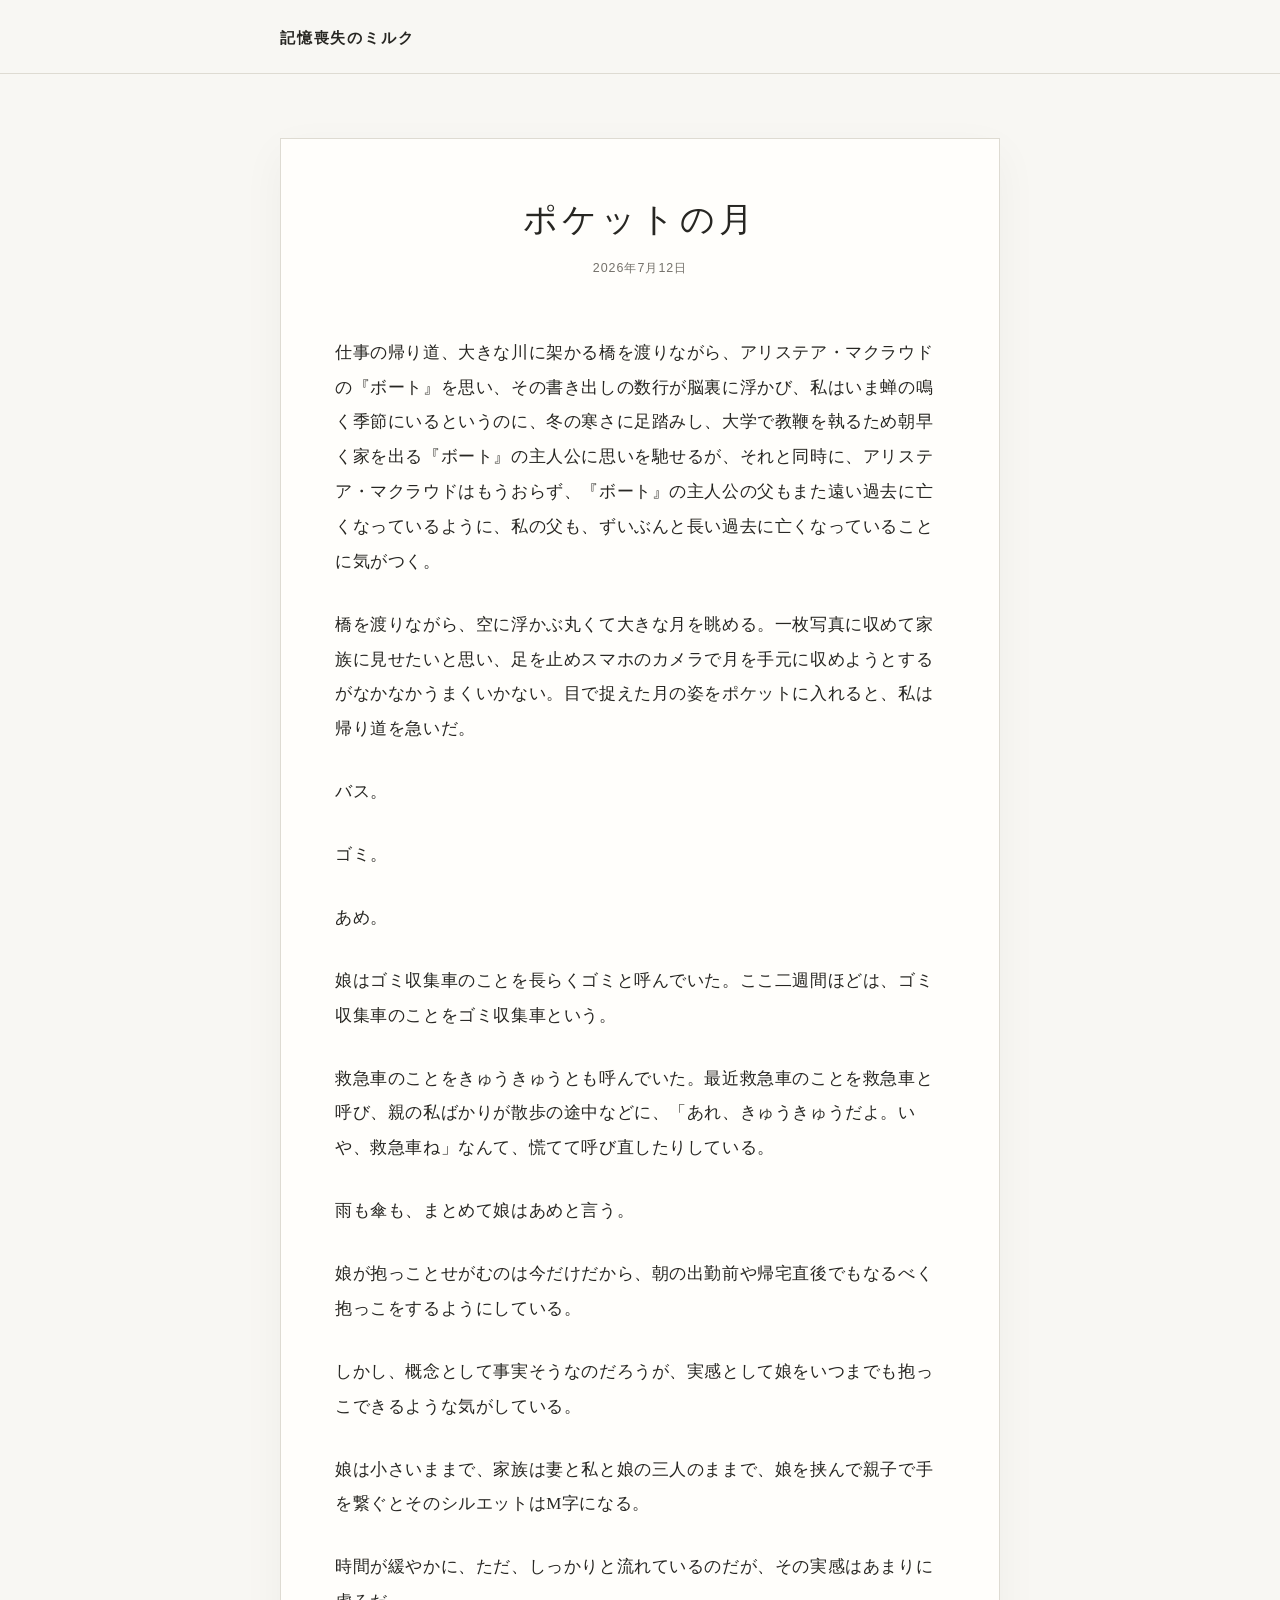
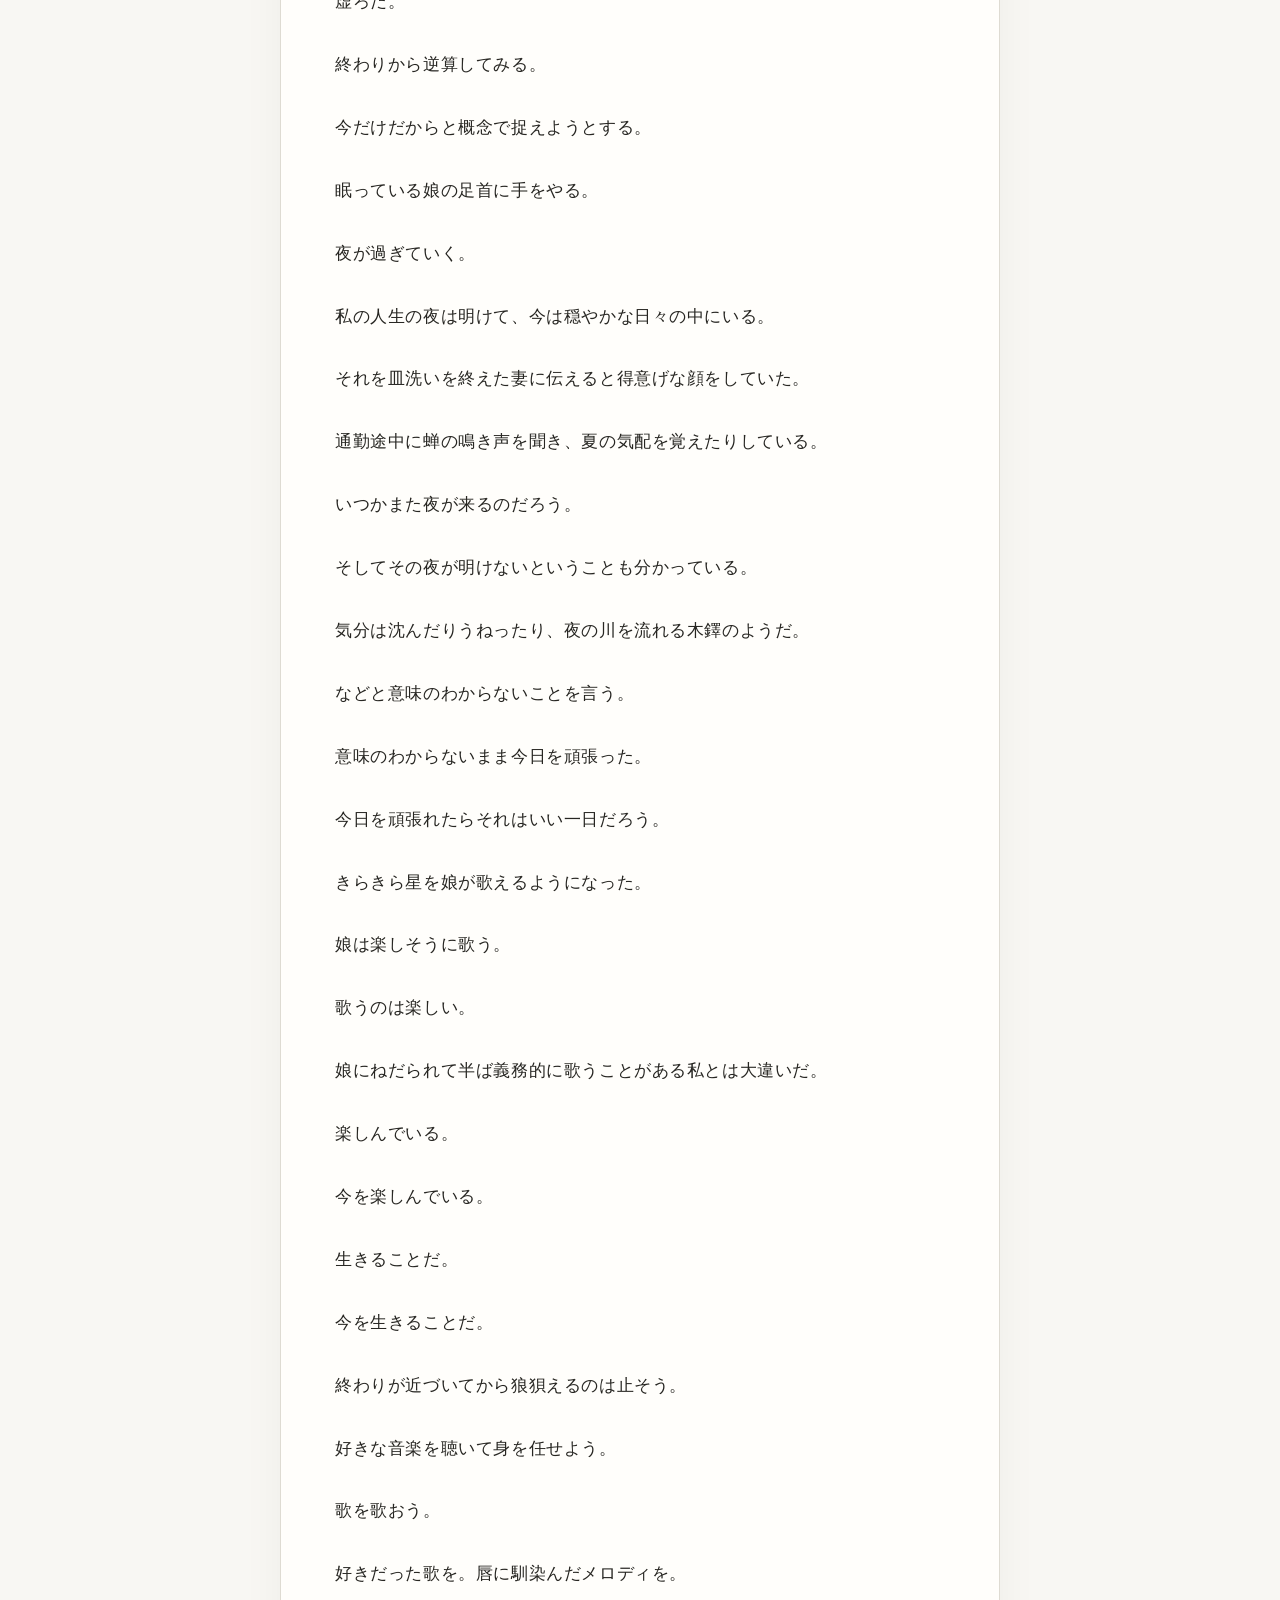
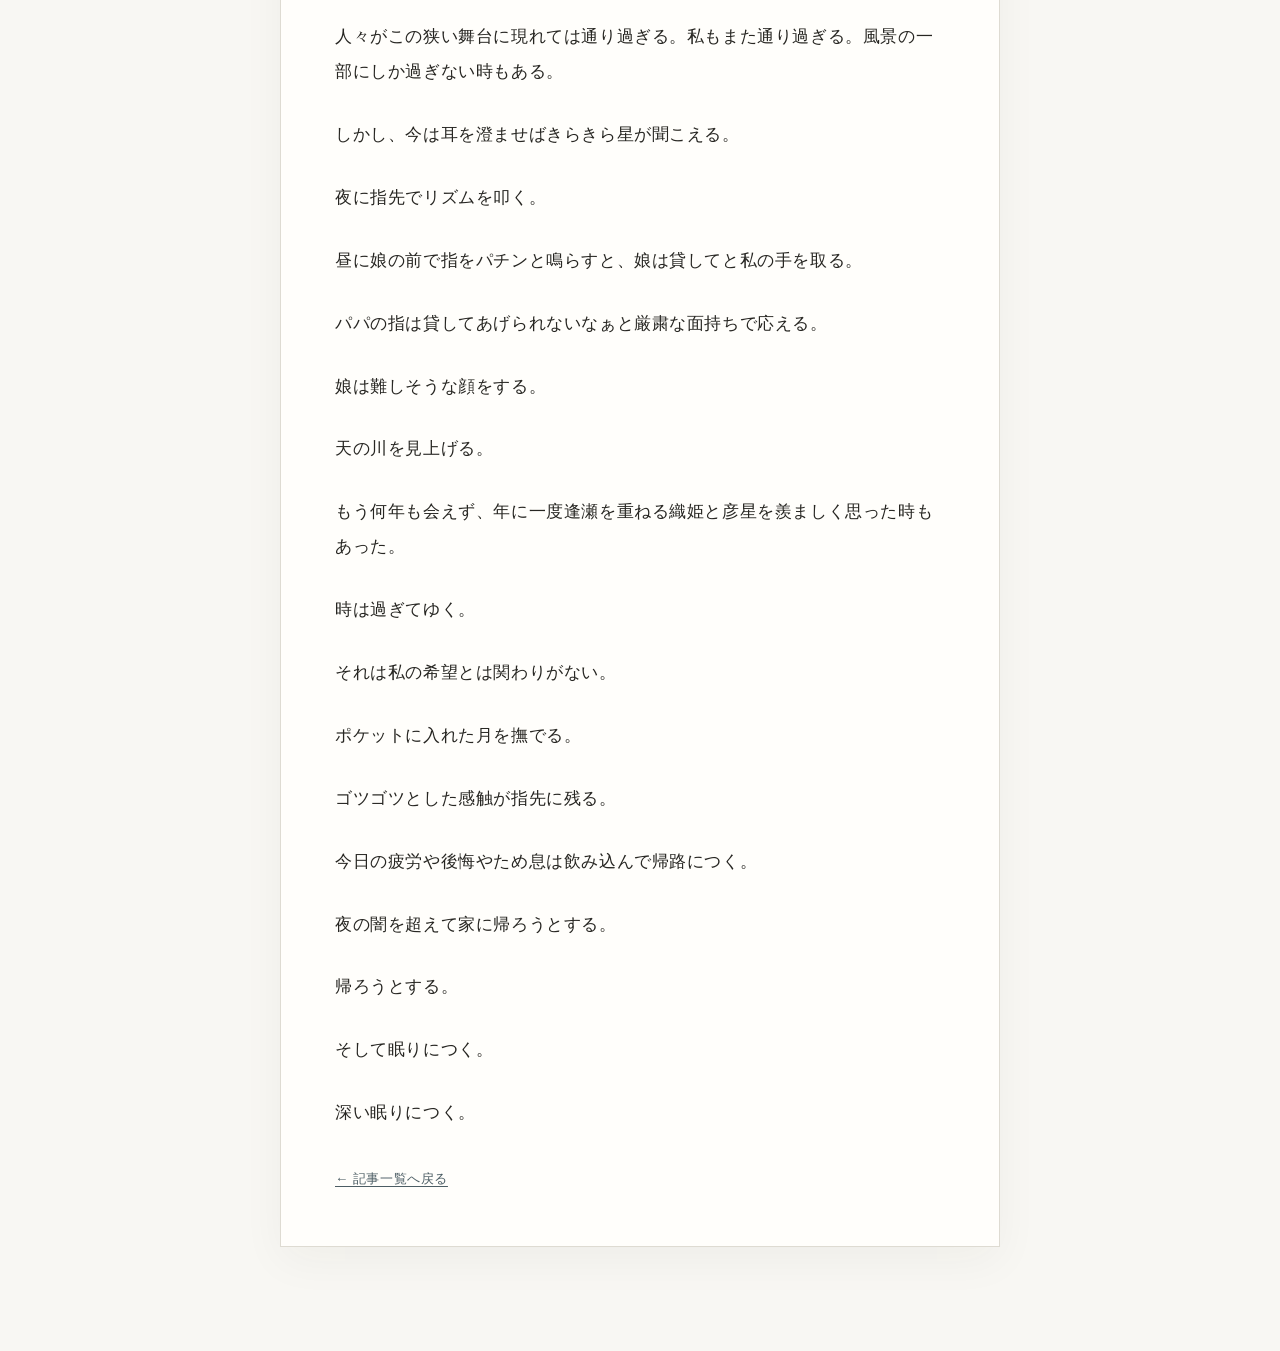
<file: words/pocket-no-tsuki.html>
<!doctype html>
<html lang="ja">
<head>
  <meta charset="utf-8">
  <meta name="viewport" content="width=device-width, initial-scale=1">
  <title>ポケットの月｜記憶喪失のミルク</title>
  <meta name="description" content="月をポケットに入れ、家へ帰ろうとする散文。">
  <link rel="stylesheet" href="../assets/style.css">
</head>

<body>
  <header class="site-header">
    <div class="site-header__inner">
      <p class="site-title">
        <a href="../index.html">記憶喪失のミルク</a>
      </p>
    </div>
  </header>

  <main>
    <article>
      <header class="article-header">
        <h1>ポケットの月</h1>
        <p class="article-meta">
          <time datetime="2026-07-12">2026年7月12日</time>
        </p>
      </header>

      <div class="article-body">
        <p>仕事の帰り道、大きな川に架かる橋を渡りながら、アリステア・マクラウドの『ボート』を思い、その書き出しの数行が脳裏に浮かび、私はいま蝉の鳴く季節にいるというのに、冬の寒さに足踏みし、大学で教鞭を執るため朝早く家を出る『ボート』の主人公に思いを馳せるが、それと同時に、アリステア・マクラウドはもうおらず、『ボート』の主人公の父もまた遠い過去に亡くなっているように、私の父も、ずいぶんと長い過去に亡くなっていることに気がつく。</p>

        <p>橋を渡りながら、空に浮かぶ丸くて大きな月を眺める。一枚写真に収めて家族に見せたいと思い、足を止めスマホのカメラで月を手元に収めようとするがなかなかうまくいかない。目で捉えた月の姿をポケットに入れると、私は帰り道を急いだ。</p>

        <p>バス。</p>

        <p>ゴミ。</p>

        <p>あめ。</p>

        <p>娘はゴミ収集車のことを長らくゴミと呼んでいた。ここ二週間ほどは、ゴミ収集車のことをゴミ収集車という。</p>

        <p>救急車のことをきゅうきゅうとも呼んでいた。最近救急車のことを救急車と呼び、親の私ばかりが散歩の途中などに、「あれ、きゅうきゅうだよ。いや、救急車ね」なんて、慌てて呼び直したりしている。</p>

        <p>雨も傘も、まとめて娘はあめと言う。</p>

        <p>娘が抱っことせがむのは今だけだから、朝の出勤前や帰宅直後でもなるべく抱っこをするようにしている。</p>

        <p>しかし、概念として事実そうなのだろうが、実感として娘をいつまでも抱っこできるような気がしている。</p>

        <p>娘は小さいままで、家族は妻と私と娘の三人のままで、娘を挟んで親子で手を繋ぐとそのシルエットはM字になる。</p>

        <p>時間が緩やかに、ただ、しっかりと流れているのだが、その実感はあまりに虚ろだ。</p>

        <p>終わりから逆算してみる。</p>

        <p>今だけだからと概念で捉えようとする。</p>

        <p>眠っている娘の足首に手をやる。</p>

        <p>夜が過ぎていく。</p>

        <p>私の人生の夜は明けて、今は穏やかな日々の中にいる。</p>

        <p>それを皿洗いを終えた妻に伝えると得意げな顔をしていた。</p>

        <p>通勤途中に蝉の鳴き声を聞き、夏の気配を覚えたりしている。</p>

        <p>いつかまた夜が来るのだろう。</p>

        <p>そしてその夜が明けないということも分かっている。</p>

        <p>気分は沈んだりうねったり、夜の川を流れる木鐸のようだ。</p>

        <p>などと意味のわからないことを言う。</p>

        <p>意味のわからないまま今日を頑張った。</p>

        <p>今日を頑張れたらそれはいい一日だろう。</p>

        <p>きらきら星を娘が歌えるようになった。</p>

        <p>娘は楽しそうに歌う。</p>

        <p>歌うのは楽しい。</p>

        <p>娘にねだられて半ば義務的に歌うことがある私とは大違いだ。</p>

        <p>楽しんでいる。</p>

        <p>今を楽しんでいる。</p>

        <p>生きることだ。</p>

        <p>今を生きることだ。</p>

        <p>終わりが近づいてから狼狽えるのは止そう。</p>

        <p>好きな音楽を聴いて身を任せよう。</p>

        <p>歌を歌おう。</p>

        <p>好きだった歌を。唇に馴染んだメロディを。</p>

        <p>人々がこの狭い舞台に現れては通り過ぎる。私もまた通り過ぎる。風景の一部にしか過ぎない時もある。</p>

        <p>しかし、今は耳を澄ませばきらきら星が聞こえる。</p>

        <p>夜に指先でリズムを叩く。</p>

        <p>昼に娘の前で指をパチンと鳴らすと、娘は貸してと私の手を取る。</p>

        <p>パパの指は貸してあげられないなぁと厳粛な面持ちで応える。</p>

        <p>娘は難しそうな顔をする。</p>

        <p>天の川を見上げる。</p>

        <p>もう何年も会えず、年に一度逢瀬を重ねる織姫と彦星を羨ましく思った時もあった。</p>

        <p>時は過ぎてゆく。</p>

        <p>それは私の希望とは関わりがない。</p>

        <p>ポケットに入れた月を撫でる。</p>

        <p>ゴツゴツとした感触が指先に残る。</p>

        <p>今日の疲労や後悔やため息は飲み込んで帰路につく。</p>

        <p>夜の闇を超えて家に帰ろうとする。</p>

        <p>帰ろうとする。</p>

        <p>そして眠りにつく。</p>

        <p>深い眠りにつく。</p>
      </div>

      <nav class="article-nav">
        <a href="../index.html#words">← 記事一覧へ戻る</a>
      </nav>
    </article>
  </main>
</body>
</html>
</file>
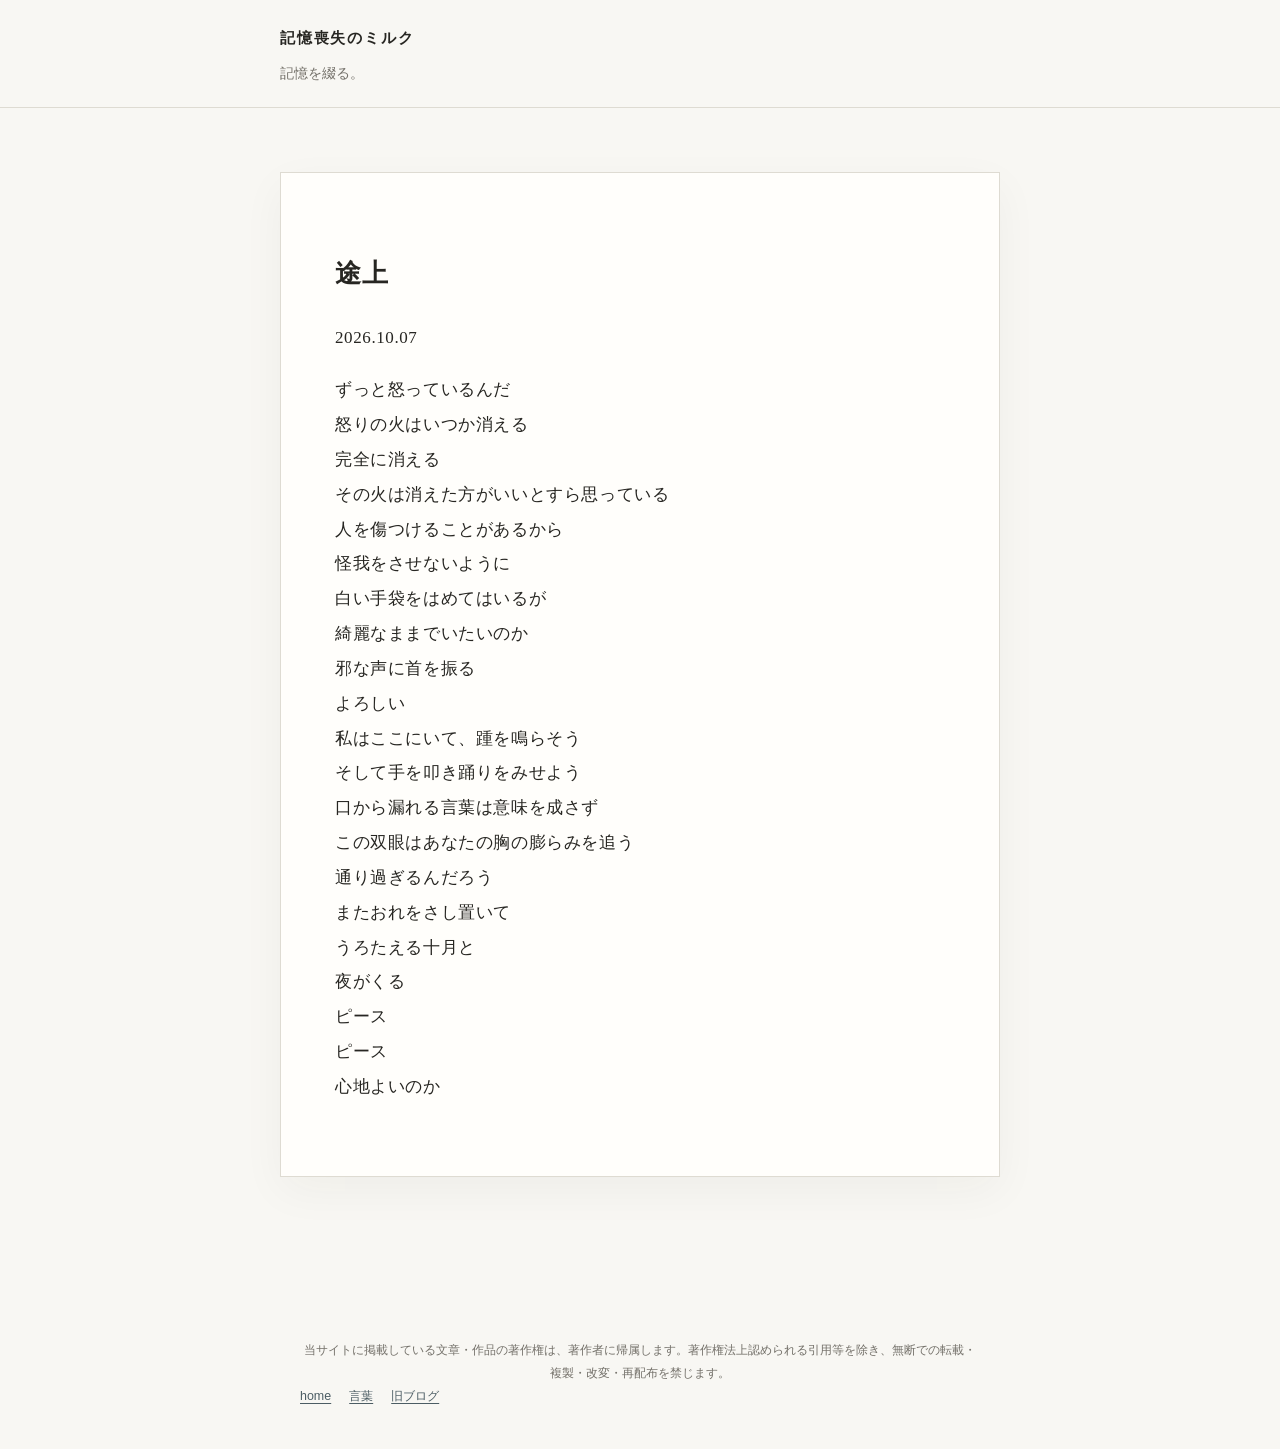
<file: words/tojo.html>
<!doctype html>

<html lang="ja">
<head>
  <meta charset="utf-8">
  <meta name="viewport" content="width=device-width, initial-scale=1">
  <title>途上｜記憶喪失のミルク</title>
  <meta name="description" content="詩「途上」。">
  <link rel="stylesheet" href="../assets/style.css">
</head>

<body>
  <header class="site-header">
    <h1><a href="../index.html">記憶喪失のミルク</a></h1>
    <p>記憶を綴る。</p>
  </header>

  <main>
    <article class="work">
      <h2>途上</h2>
      <p class="date">2026.10.07</p>

      <p class="poem">
        ずっと怒っているんだ<br>
        怒りの火はいつか消える<br>
        完全に消える<br>
        その火は消えた方がいいとすら思っている<br>
        人を傷つけることがあるから<br>
        怪我をさせないように<br>
        白い手袋をはめてはいるが<br>
        綺麗なままでいたいのか<br>
        邪な声に首を振る<br>
        よろしい<br>
        私はここにいて、踵を鳴らそう<br>
        そして手を叩き踊りをみせよう<br>
        口から漏れる言葉は意味を成さず<br>
        この双眼はあなたの胸の膨らみを追う<br>
        通り過ぎるんだろう<br>
        またおれをさし置いて<br>
        うろたえる十月と<br>
        夜がくる<br>
        ピース<br>
        ピース<br>
        心地よいのか
      </p>
    </article>
  </main>

  <footer>
    <p class="copyright-notice">
      当サイトに掲載している文章・作品の著作権は、著作者に帰属します。著作権法上認められる引用等を除き、無断での転載・複製・改変・再配布を禁じます。
    </p>

    <nav>
      <a href="../index.html">home</a>
      <a href="../index.html#words">言葉</a>
      <a href="https://gugu911.seesaa.net/">旧ブログ</a>
    </nav>
  </footer>

</body>
</html>
</file>
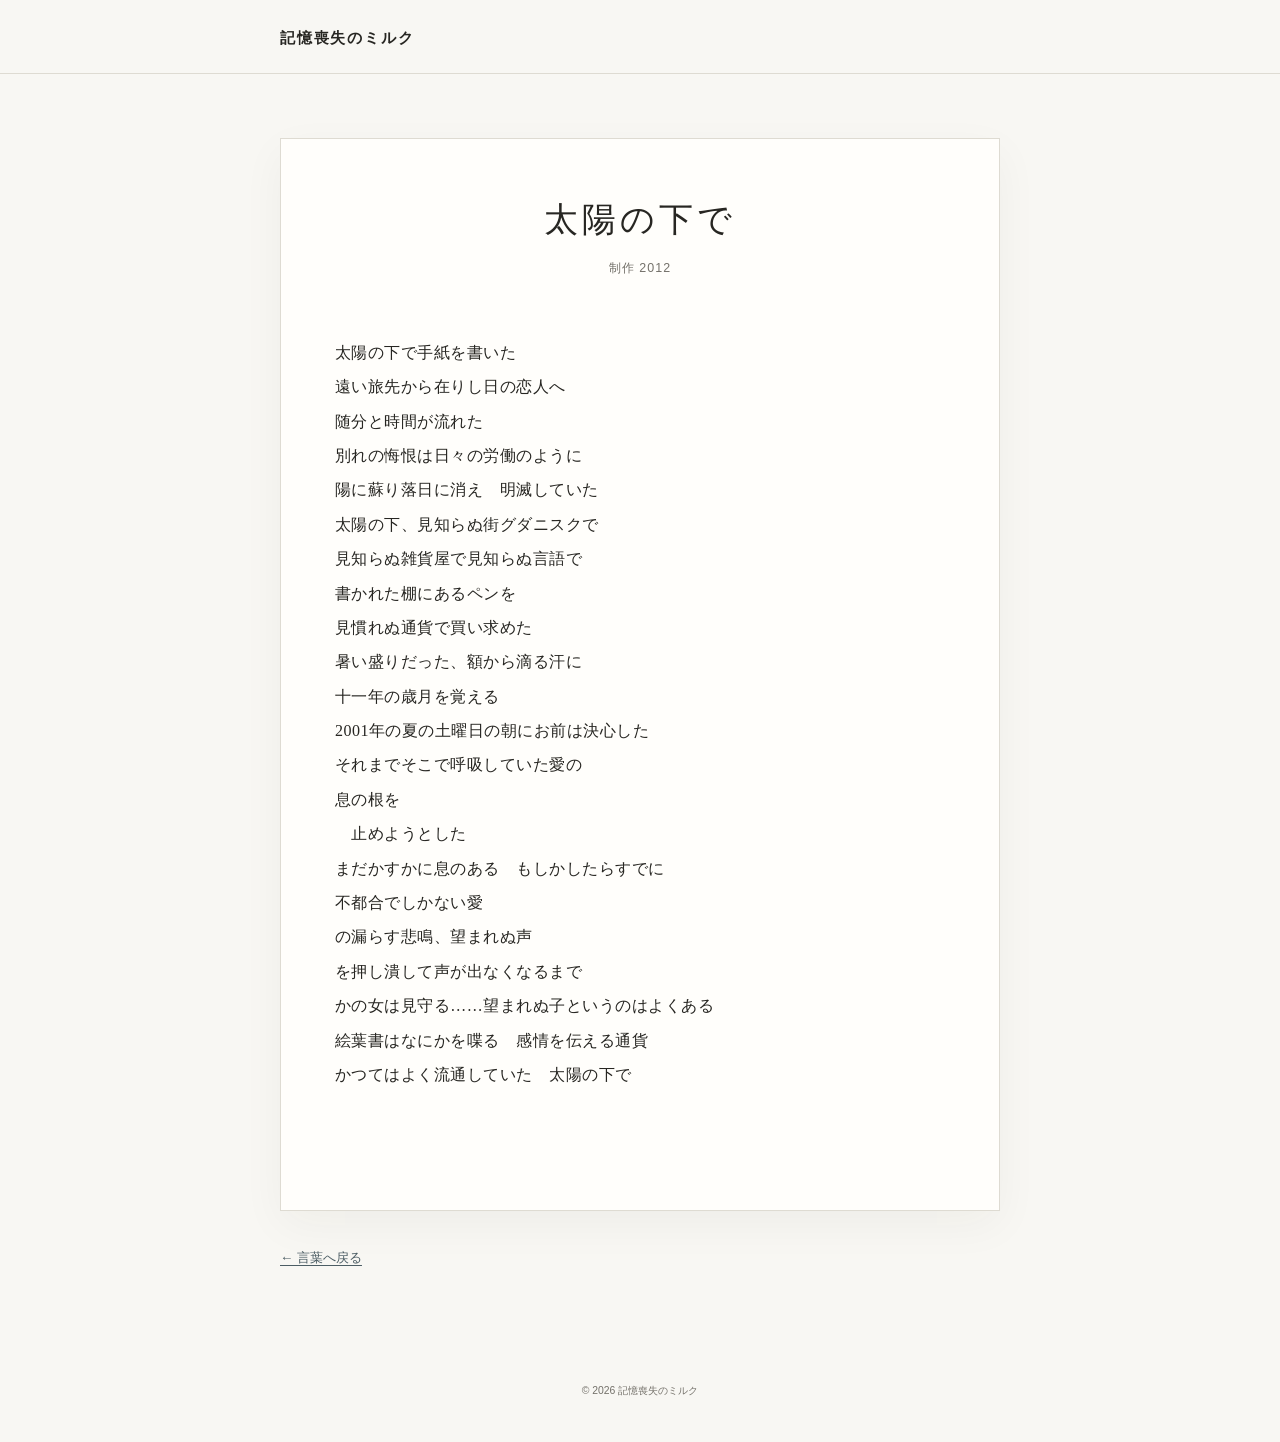
<file: words/underthesun.html>
<!doctype html>
<html lang="ja">
<head>
  <meta charset="utf-8">
  <meta name="viewport" content="width=device-width, initial-scale=1">

  <title>太陽の下で｜記憶喪失のミルク</title>

  <link rel="stylesheet" href="../assets/style.css">
</head>

<body>

  <header class="site-header">
    <div class="site-header__inner">
      <p class="site-title">
        <a href="../index.html">記憶喪失のミルク</a>
      </p>
    </div>
  </header>

  <main>

    <article>

      <header class="article-header">
        <h1>太陽の下で</h1>

        <p class="article-meta">
          制作 2012
        </p>
      </header>

      <div class="article-body poetry-body">
        <p>
          太陽の下で手紙を書いた<br>
          遠い旅先から在りし日の恋人へ<br>
          随分と時間が流れた<br>
          別れの悔恨は日々の労働のように<br>
          陽に蘇り落日に消え　明滅していた<br>
          太陽の下、見知らぬ街グダニスクで<br>
          見知らぬ雑貨屋で見知らぬ言語で<br>
          書かれた棚にあるペンを<br>
          見慣れぬ通貨で買い求めた<br>
          暑い盛りだった、額から滴る汗に<br>
          十一年の歳月を覚える<br>
          2001年の夏の土曜日の朝にお前は決心した<br>
          それまでそこで呼吸していた愛の<br>
          息の根を<br>
          &emsp;止めようとした<br>
          まだかすかに息のある　もしかしたらすでに<br>
          不都合でしかない愛<br>
          の漏らす悲鳴、望まれぬ声<br>
          を押し潰して声が出なくなるまで<br>
          かの女は見守る……望まれぬ子というのはよくある<br>
          絵葉書はなにかを喋る　感情を伝える通貨<br>
          かつてはよく流通していた　太陽の下で
        </p>
      </div>

    </article>

    <nav class="article-nav" aria-label="ページナビゲーション">
      <a href="../index.html#words">← 言葉へ戻る</a>
    </nav>

  </main>

  <footer class="site-footer">
    <small>&copy; 2026 記憶喪失のミルク</small>
  </footer>

</body>
</html>
</file>
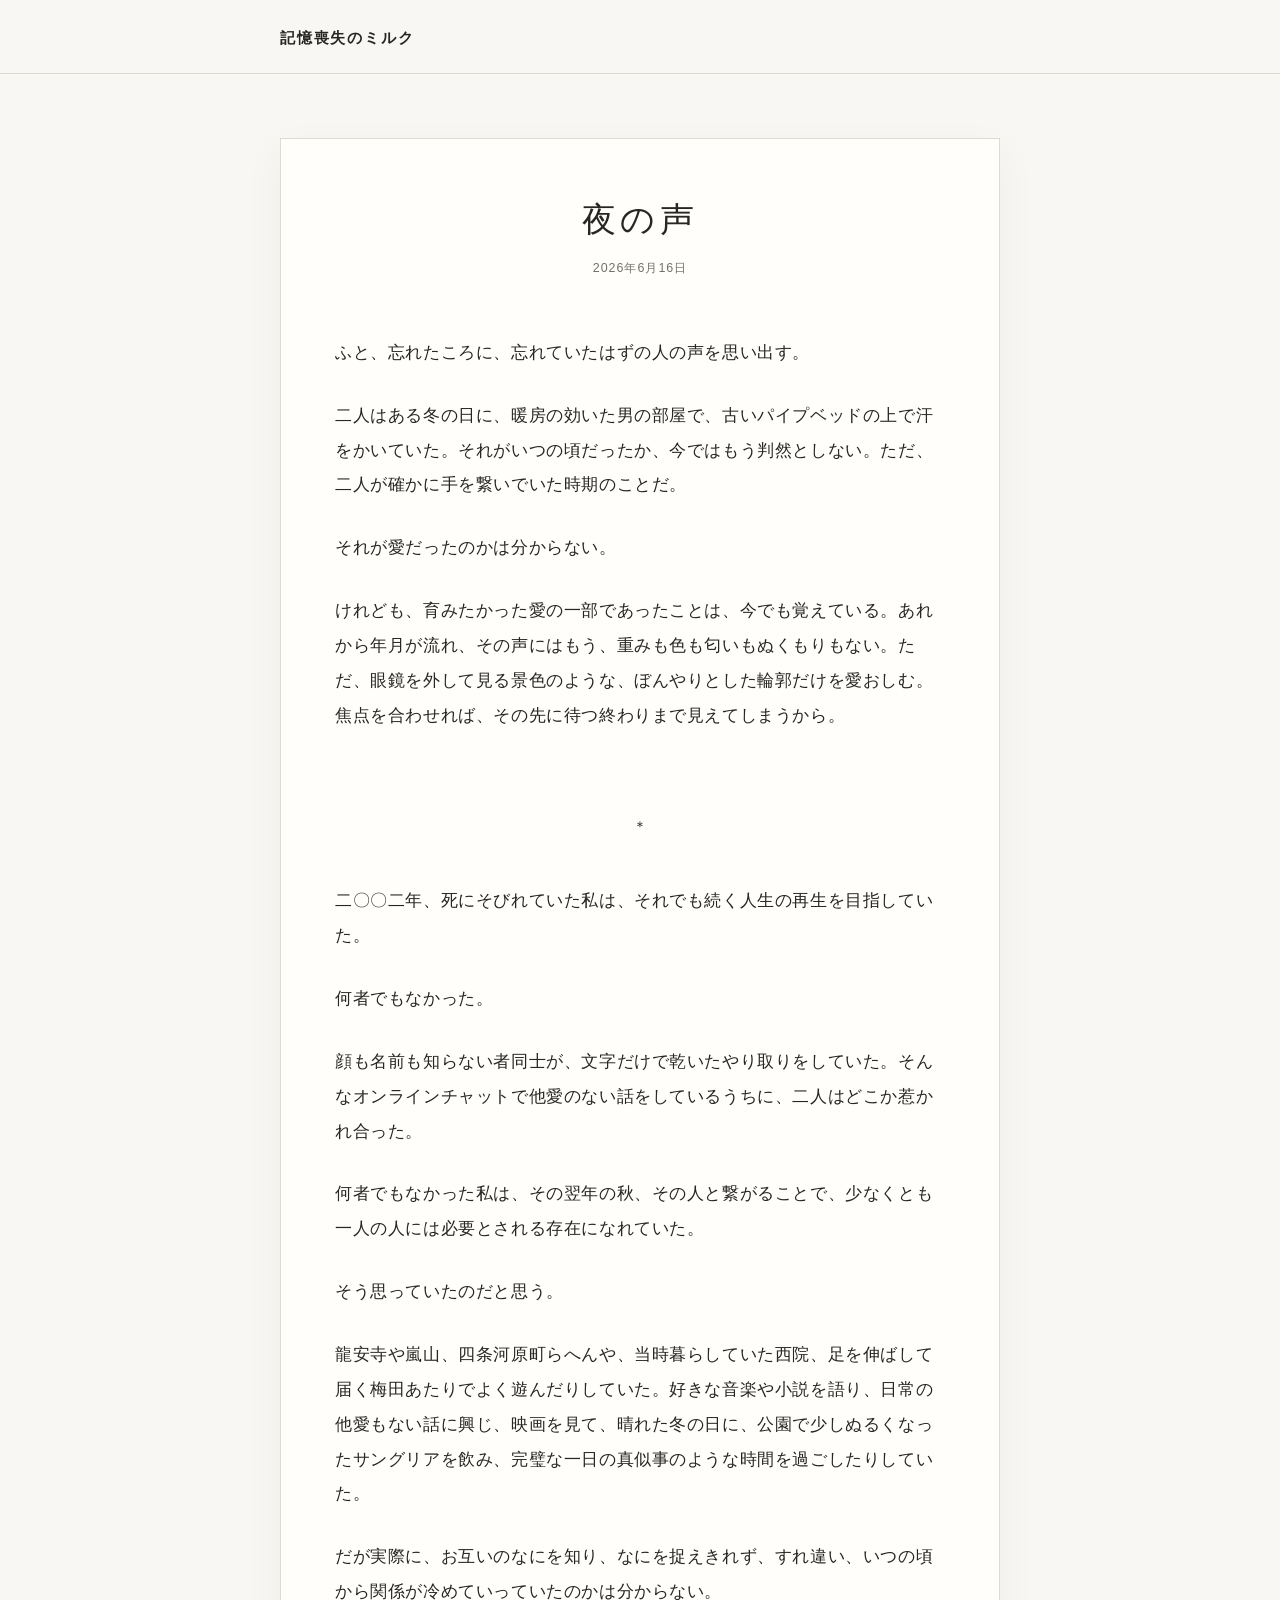
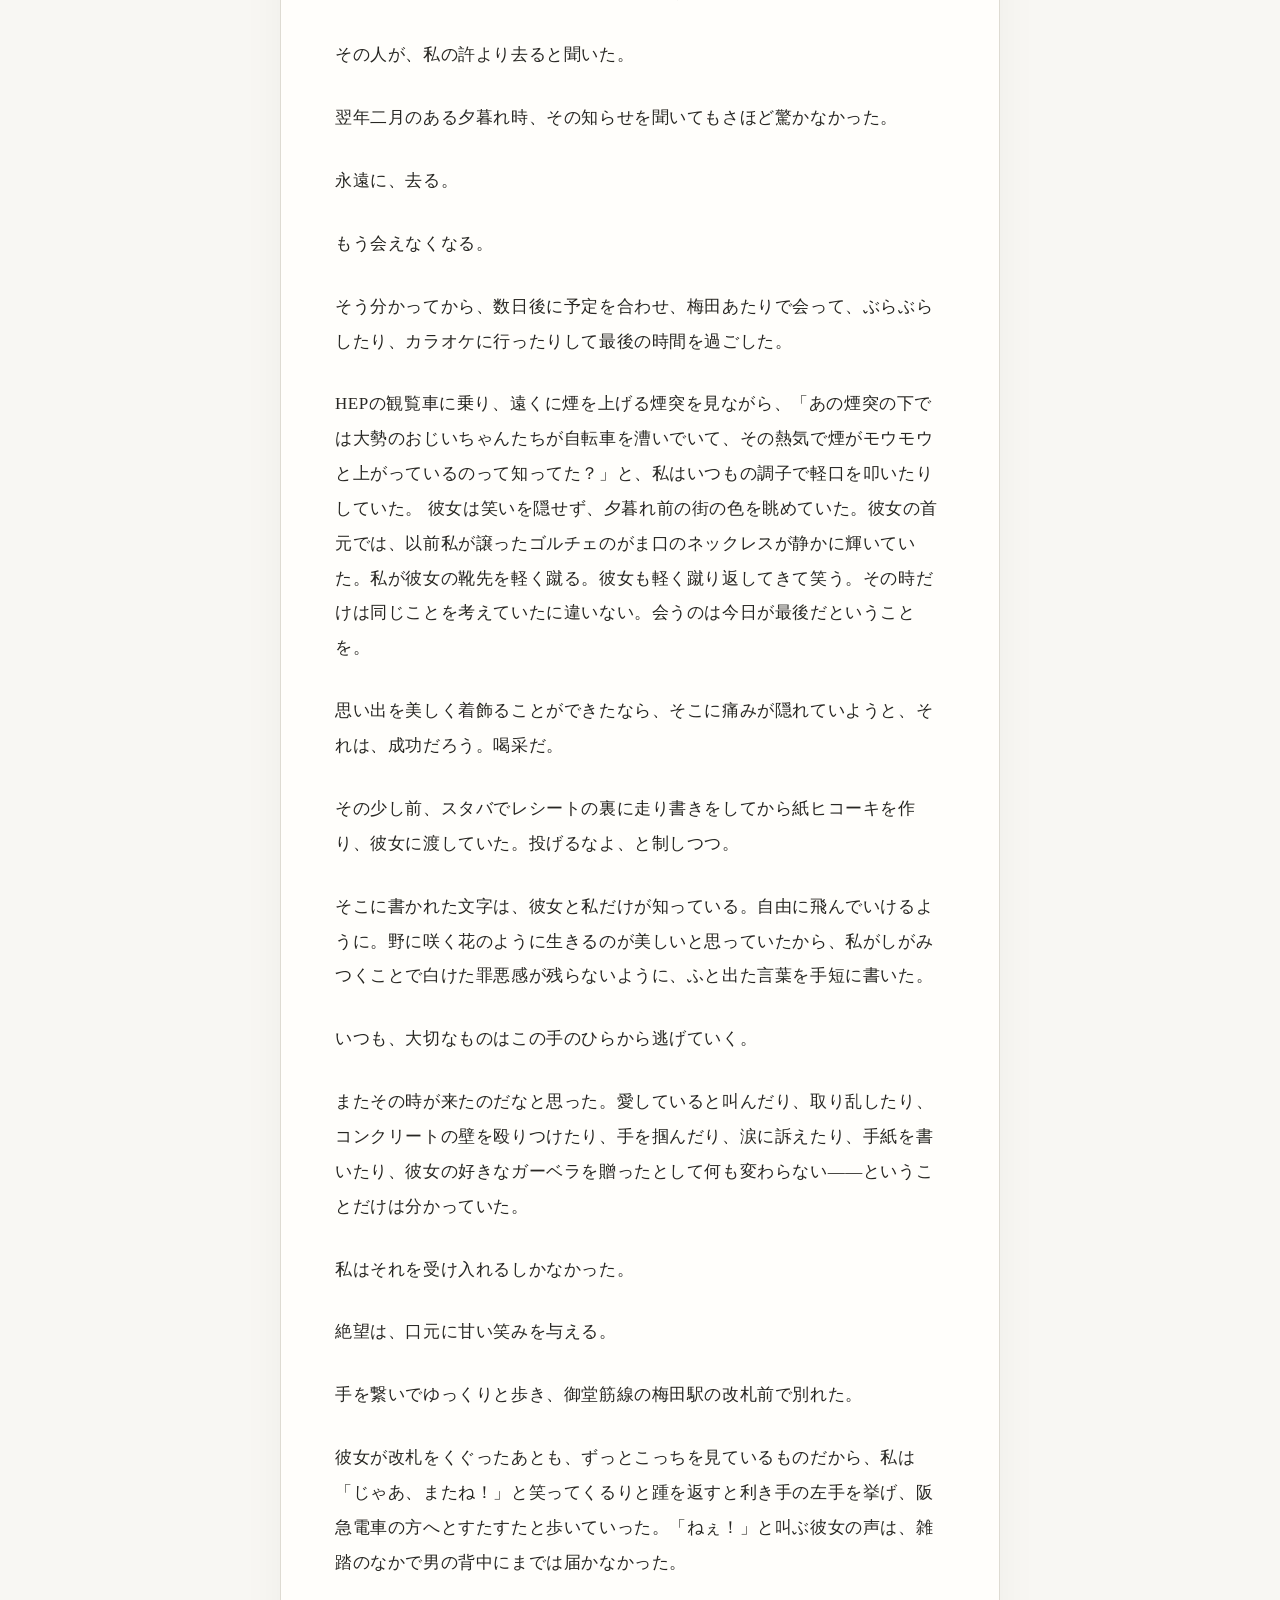
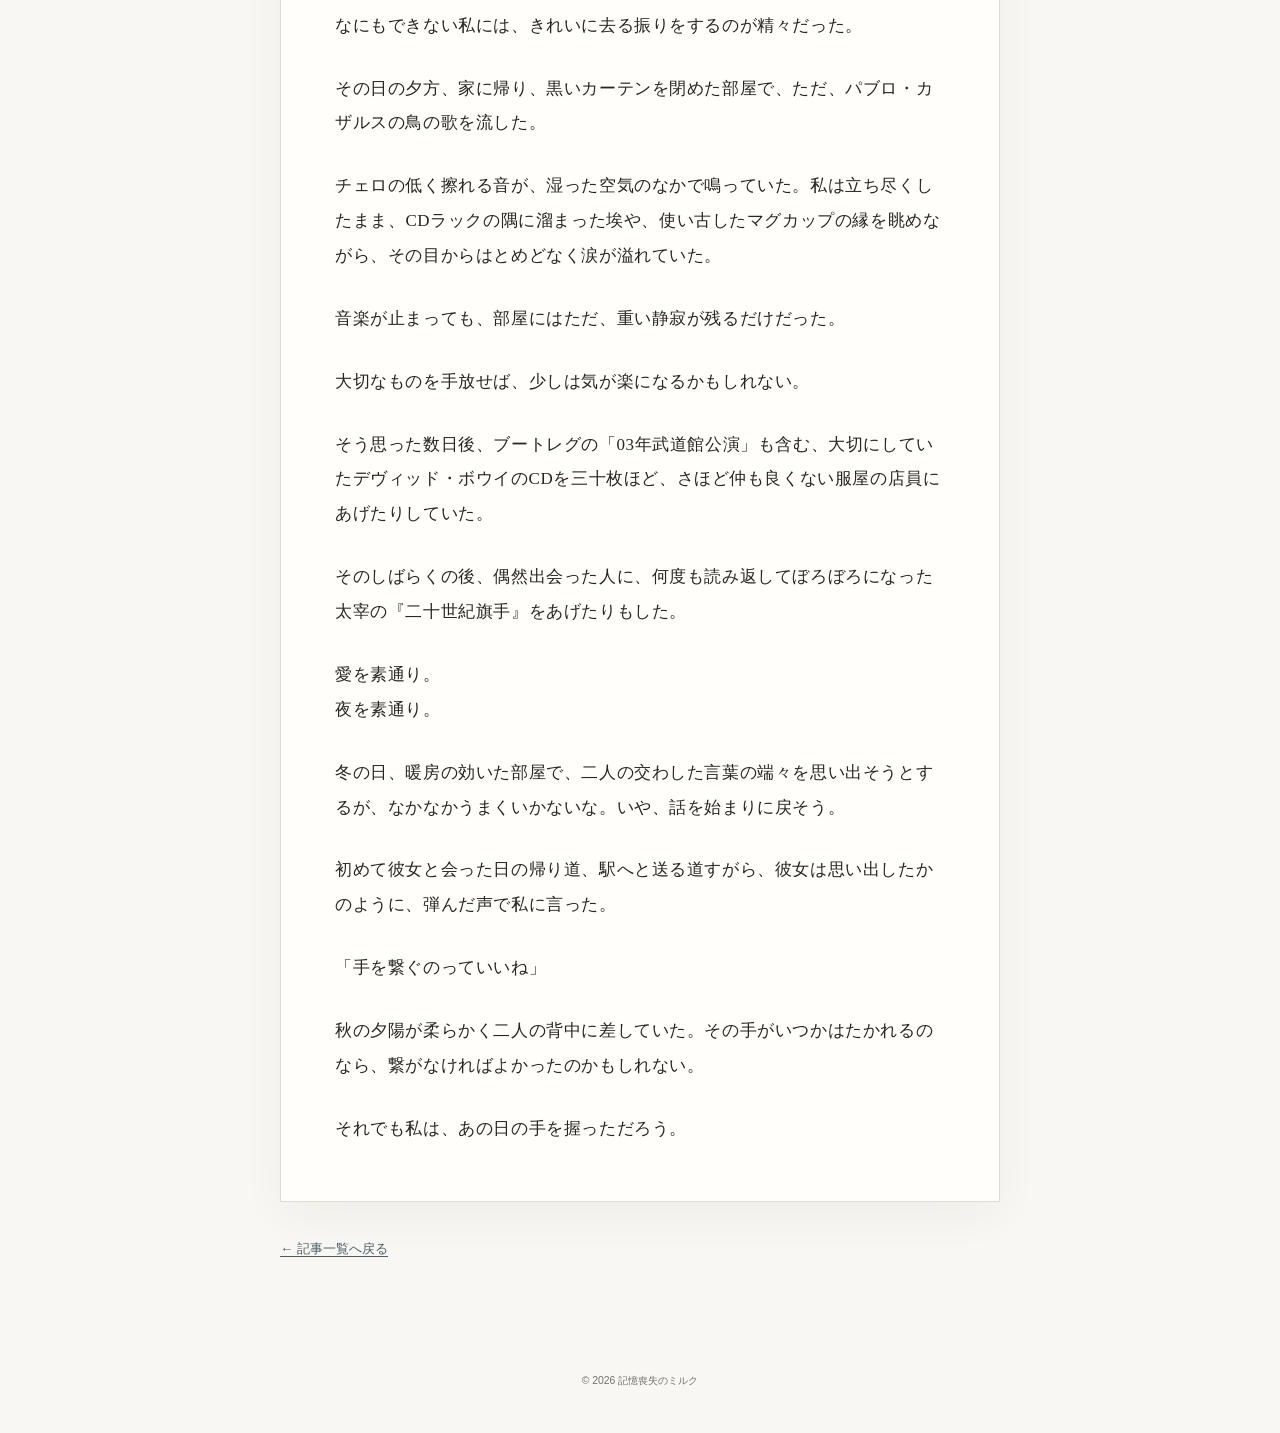
<file: words/yoru-no-koe.html>
<!doctype html>
<html lang="ja">

<head>
  <meta charset="utf-8">
  <meta name="viewport" content="width=device-width, initial-scale=1">

  <title>夜の声｜記憶喪失のミルク</title>
  <meta name="description" content="散文『夜の声』">

  <link rel="stylesheet" href="../assets/style.css">
</head>

<body>

  <header class="site-header">
    <div class="site-header__inner">
      <p class="site-title">
        <a href="../index.html">記憶喪失のミルク</a>
      </p>
    </div>
  </header>

  <main>

    <article>

      <header class="article-header">
        <h1>夜の声</h1>

        <p class="article-meta">
          <time datetime="2026-06-16">2026年6月16日</time>
        </p>
      </header>

      <div class="article-body">

        <p>ふと、忘れたころに、忘れていたはずの人の声を思い出す。</p>

        <p>二人はある冬の日に、暖房の効いた男の部屋で、古いパイプベッドの上で汗をかいていた。それがいつの頃だったか、今ではもう判然としない。ただ、二人が確かに手を繋いでいた時期のことだ。</p>

        <p>それが愛だったのかは分からない。</p>

        <p>けれども、育みたかった愛の一部であったことは、今でも覚えている。あれから年月が流れ、その声にはもう、重みも色も匂いもぬくもりもない。ただ、眼鏡を外して見る景色のような、ぼんやりとした輪郭だけを愛おしむ。焦点を合わせれば、その先に待つ終わりまで見えてしまうから。</p>

　　　　　<p class="section-break">＊</p>
        
        <p>二〇〇二年、死にそびれていた私は、それでも続く人生の再生を目指していた。</p>

        <p>何者でもなかった。</p>

        <p>顔も名前も知らない者同士が、文字だけで乾いたやり取りをしていた。そんなオンラインチャットで他愛のない話をしているうちに、二人はどこか惹かれ合った。</p>

        <p>何者でもなかった私は、その翌年の秋、その人と繋がることで、少なくとも一人の人には必要とされる存在になれていた。</p>

        <p>そう思っていたのだと思う。</p>

        <p>龍安寺や嵐山、四条河原町らへんや、当時暮らしていた西院、足を伸ばして届く梅田あたりでよく遊んだりしていた。好きな音楽や小説を語り、日常の他愛もない話に興じ、映画を見て、晴れた冬の日に、公園で少しぬるくなったサングリアを飲み、完璧な一日の真似事のような時間を過ごしたりしていた。</p>

        <p>だが実際に、お互いのなにを知り、なにを捉えきれず、すれ違い、いつの頃から関係が冷めていっていたのかは分からない。</p>

        <p>その人が、私の許より去ると聞いた。</p>

        <p>翌年二月のある夕暮れ時、その知らせを聞いてもさほど驚かなかった。</p>

        <p>永遠に、去る。</p>

        <p>もう会えなくなる。</p>

        <p>そう分かってから、数日後に予定を合わせ、梅田あたりで会って、ぶらぶらしたり、カラオケに行ったりして最後の時間を過ごした。</p>

        <p>HEPの観覧車に乗り、遠くに煙を上げる煙突を見ながら、「あの煙突の下では大勢のおじいちゃんたちが自転車を漕いでいて、その熱気で煙がモウモウと上がっているのって知ってた？」と、私はいつもの調子で軽口を叩いたりしていた。 彼女は笑いを隠せず、夕暮れ前の街の色を眺めていた。彼女の首元では、以前私が譲ったゴルチェのがま口のネックレスが静かに輝いていた。私が彼女の靴先を軽く蹴る。彼女も軽く蹴り返してきて笑う。その時だけは同じことを考えていたに違いない。会うのは今日が最後だということを。</p>

        <p>思い出を美しく着飾ることができたなら、そこに痛みが隠れていようと、それは、成功だろう。喝采だ。</p>

        <p>その少し前、スタバでレシートの裏に走り書きをしてから紙ヒコーキを作り、彼女に渡していた。投げるなよ、と制しつつ。</p>

        <p>そこに書かれた文字は、彼女と私だけが知っている。自由に飛んでいけるように。野に咲く花のように生きるのが美しいと思っていたから、私がしがみつくことで白けた罪悪感が残らないように、ふと出た言葉を手短に書いた。</p>

        <p>いつも、大切なものはこの手のひらから逃げていく。</p>

        <p>またその時が来たのだなと思った。愛していると叫んだり、取り乱したり、コンクリートの壁を殴りつけたり、手を掴んだり、涙に訴えたり、手紙を書いたり、彼女の好きなガーベラを贈ったとして何も変わらない――ということだけは分かっていた。</p>

        <p>私はそれを受け入れるしかなかった。</p>

        <p>絶望は、口元に甘い笑みを与える。</p>

        <p>手を繋いでゆっくりと歩き、御堂筋線の梅田駅の改札前で別れた。</p>

        <p>彼女が改札をくぐったあとも、ずっとこっちを見ているものだから、私は「じゃあ、またね！」と笑ってくるりと踵を返すと利き手の左手を挙げ、阪急電車の方へとすたすたと歩いていった。「ねぇ！」と叫ぶ彼女の声は、雑踏のなかで男の背中にまでは届かなかった。</p>

        <p>なにもできない私には、きれいに去る振りをするのが精々だった。</p>

        <p>その日の夕方、家に帰り、黒いカーテンを閉めた部屋で、ただ、パブロ・カザルスの鳥の歌を流した。</p>

        <p>チェロの低く擦れる音が、湿った空気のなかで鳴っていた。私は立ち尽くしたまま、CDラックの隅に溜まった埃や、使い古したマグカップの縁を眺めながら、その目からはとめどなく涙が溢れていた。</p>

        <p>音楽が止まっても、部屋にはただ、重い静寂が残るだけだった。</p>

        <p>大切なものを手放せば、少しは気が楽になるかもしれない。</p>

        <p>そう思った数日後、ブートレグの「03年武道館公演」も含む、大切にしていたデヴィッド・ボウイのCDを三十枚ほど、さほど仲も良くない服屋の店員にあげたりしていた。</p>

        <p>そのしばらくの後、偶然出会った人に、何度も読み返してぼろぼろになった太宰の『二十世紀旗手』をあげたりもした。</p>

        <p>愛を素通り。<br>
夜を素通り。</p>

        <p>冬の日、暖房の効いた部屋で、二人の交わした言葉の端々を思い出そうとするが、なかなかうまくいかないな。いや、話を始まりに戻そう。</p>

        <p>初めて彼女と会った日の帰り道、駅へと送る道すがら、彼女は思い出したかのように、弾んだ声で私に言った。</p>

        <p>「手を繋ぐのっていいね」</p>

        <p>秋の夕陽が柔らかく二人の背中に差していた。その手がいつかはたかれるのなら、繋がなければよかったのかもしれない。</p>

        <p>それでも私は、あの日の手を握っただろう。</p>

      </div>

    </article>

    <nav class="article-nav" aria-label="ページナビゲーション">
      <a href="../index.html#words">← 記事一覧へ戻る</a>
    </nav>

  </main>

  <footer class="site-footer">
    <small>&copy; 2026 記憶喪失のミルク</small>
  </footer>

</body>
</html>
</file>
<file: assets/style.css>
:root {
  --background: #f8f7f3;
  --paper: #fffefb;
  --text: #272622;
  --subtext: #74716a;
  --line: #dedbd2;
  --link: #4c5d64;
  --width: 720px;
}

* {
  box-sizing: border-box;
}

body {
  margin: 0;
  background: var(--background);
  color: var(--text);
  font-family:
    "Yu Gothic",
    "YuGothic",
    "Hiragino Kaku Gothic ProN",
    sans-serif;
  line-height: 1.9;
  overflow-wrap: break-word;
}

a {
  color: var(--link);
  text-decoration-thickness: 1px;
  text-underline-offset: 0.22em;
}

.site-header {
  padding: 24px 20px 20px;
  border-bottom: 1px solid var(--line);
}

.site-header__inner,
.site-header > h1,
.site-header > p {
  max-width: var(--width);
  margin-left: auto;
  margin-right: auto;
}

.site-header h1,
.site-title {
  margin-top: 0;
  margin-bottom: 0;
  font-size: 0.95rem;
  font-weight: 600;
  letter-spacing: 0.12em;
}

.site-header h1 a,
.site-title a {
  color: inherit;
  text-decoration: none;
}

.site-header > p:not(.site-title) {
  margin-top: 8px;
  margin-bottom: 0;
  color: var(--subtext);
  font-size: 0.85rem;
}

main {
  padding: 64px 20px 80px;
}

main > section,
article {
  max-width: var(--width);
  margin: 0 auto 24px;
  background: var(--paper);
  border: 1px solid var(--line);
}

main > section {
  padding: 32px 28px;
}

section h2 {
  margin: 0 0 22px;
  font-size: 1.15rem;
}

.post-list {
  margin: 0;
  padding: 0;
  list-style: none;
}

.post-list li {
  display: flex;
  justify-content: space-between;
  gap: 20px;
  padding: 14px 0;
  border-bottom: 1px solid var(--line);
}

.post-list li:last-child {
  border-bottom: 0;
}

.post-list span {
  color: var(--subtext);
  font-size: 0.82rem;
  white-space: nowrap;
}

.post-list .old-work {
  display: block;
  text-align: right;
}

.old-work .first-published {
  display: block;
  margin-top: 6px;
}

.copyright-notice {
  margin: 2.5em auto 0;
  color: var(--subtext);
  font-size: 0.76rem;
  text-align: center;
}

article {
  padding: 54px;
  font-family:
    "Yu Mincho",
    "YuMincho",
    "Hiragino Mincho ProN",
    "Hiragino Mincho Pro",
    "Noto Serif JP",
    serif;
  font-size: 17px;
  line-height: 2.05;
  letter-spacing: 0.035em;
  box-shadow: 0 14px 42px rgba(40, 38, 32, 0.045);
}

.article-header {
  margin-bottom: 54px;
  text-align: center;
}

.article-header h1 {
  margin: 0;
  font-size: clamp(1.65rem, 5vw, 2.15rem);
  font-weight: 500;
  line-height: 1.55;
  letter-spacing: 0.12em;
}

.article-meta {
  margin: 10px 0 0;
  color: var(--subtext);
  font-family:
    "Yu Gothic",
    "YuGothic",
    "Hiragino Kaku Gothic ProN",
    sans-serif;
  font-size: 0.78rem;
  letter-spacing: 0.08em;
}

.article-body p {
  margin: 0 0 1.65em;
}

.article-body p:last-child {
  margin-bottom: 0;
}

.article-body .pause {
  margin-top: 3em;
}

.article-body .scene {
  margin-top: 4.5em;
}

.article-nav {
  max-width: var(--width);
  margin: 34px auto 0;
  font-size: 0.83rem;
}

body > footer {
  max-width: var(--width);
  margin: 0 auto;
  padding: 28px 20px 40px;
  color: var(--subtext);
  font-size: 0.78rem;
}

body > footer nav {
  display: flex;
  gap: 18px;
  flex-wrap: wrap;
}

.site-footer {
  text-align: center;
}

@media (max-width: 640px) {
  main {
    padding: 28px 12px 56px;
  }

  main > section {
    padding: 28px 20px;
  }

  article {
    padding: 42px 22px 38px;
    font-size: 16px;
    line-height: 2;
    box-shadow: none;
  }

  .article-header {
    margin-bottom: 42px;
  }

  .post-list li {
    display: block;
  }

  .post-list span {
    display: block;
    margin-top: 4px;
  }
}

.article-body .section-break {
  margin: 3em 0;
  text-align: center;
  font-size: 0.9rem;
  letter-spacing: 0;
}

.article-body p:has(+ .section-break) {
  margin-bottom: 0;
}

.poetry-body {
  font-size: 1rem;
  line-height: 2.15;
  letter-spacing: 0.03em;
}

.poetry-body p {
  margin: 0;
}

.poetry-body br {
  line-height: 2.15;
}

.poetry-body::after {
  content: "";
  display: block;
  height: 4rem;
}
</file>
